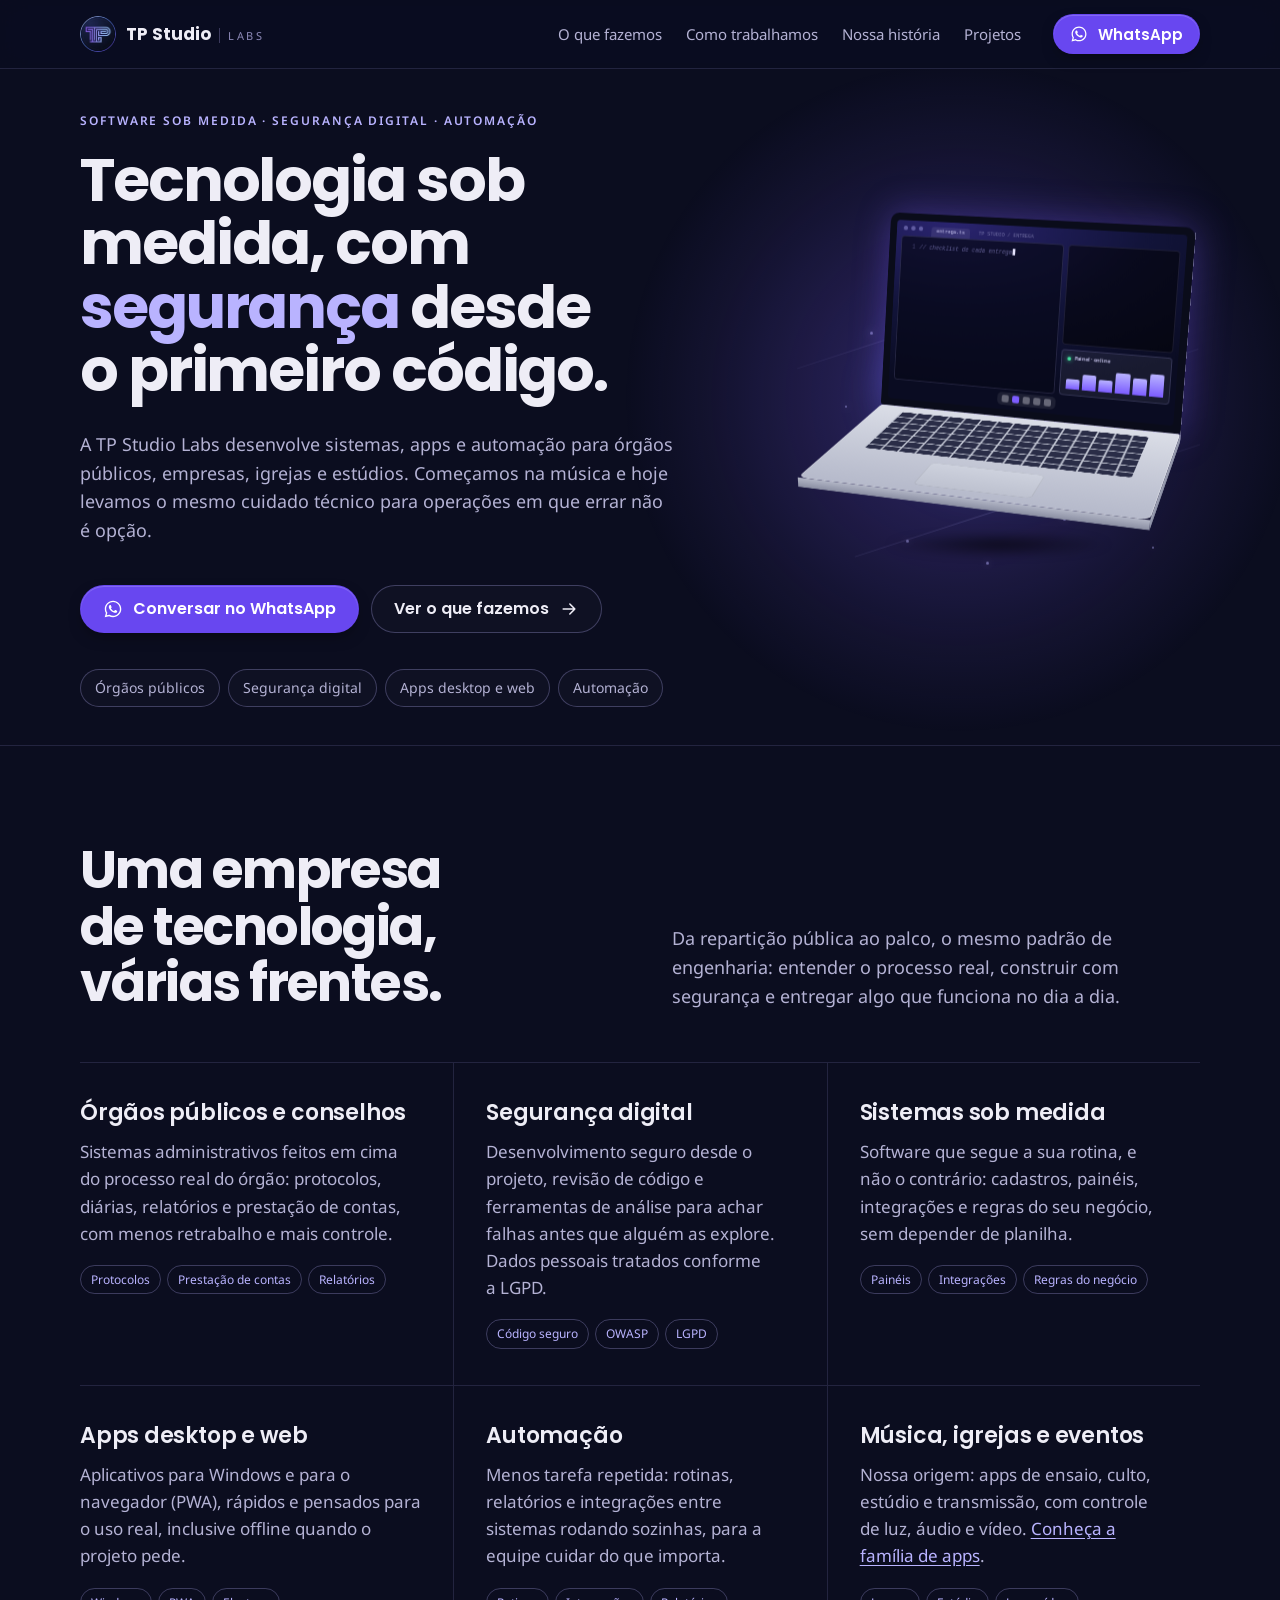
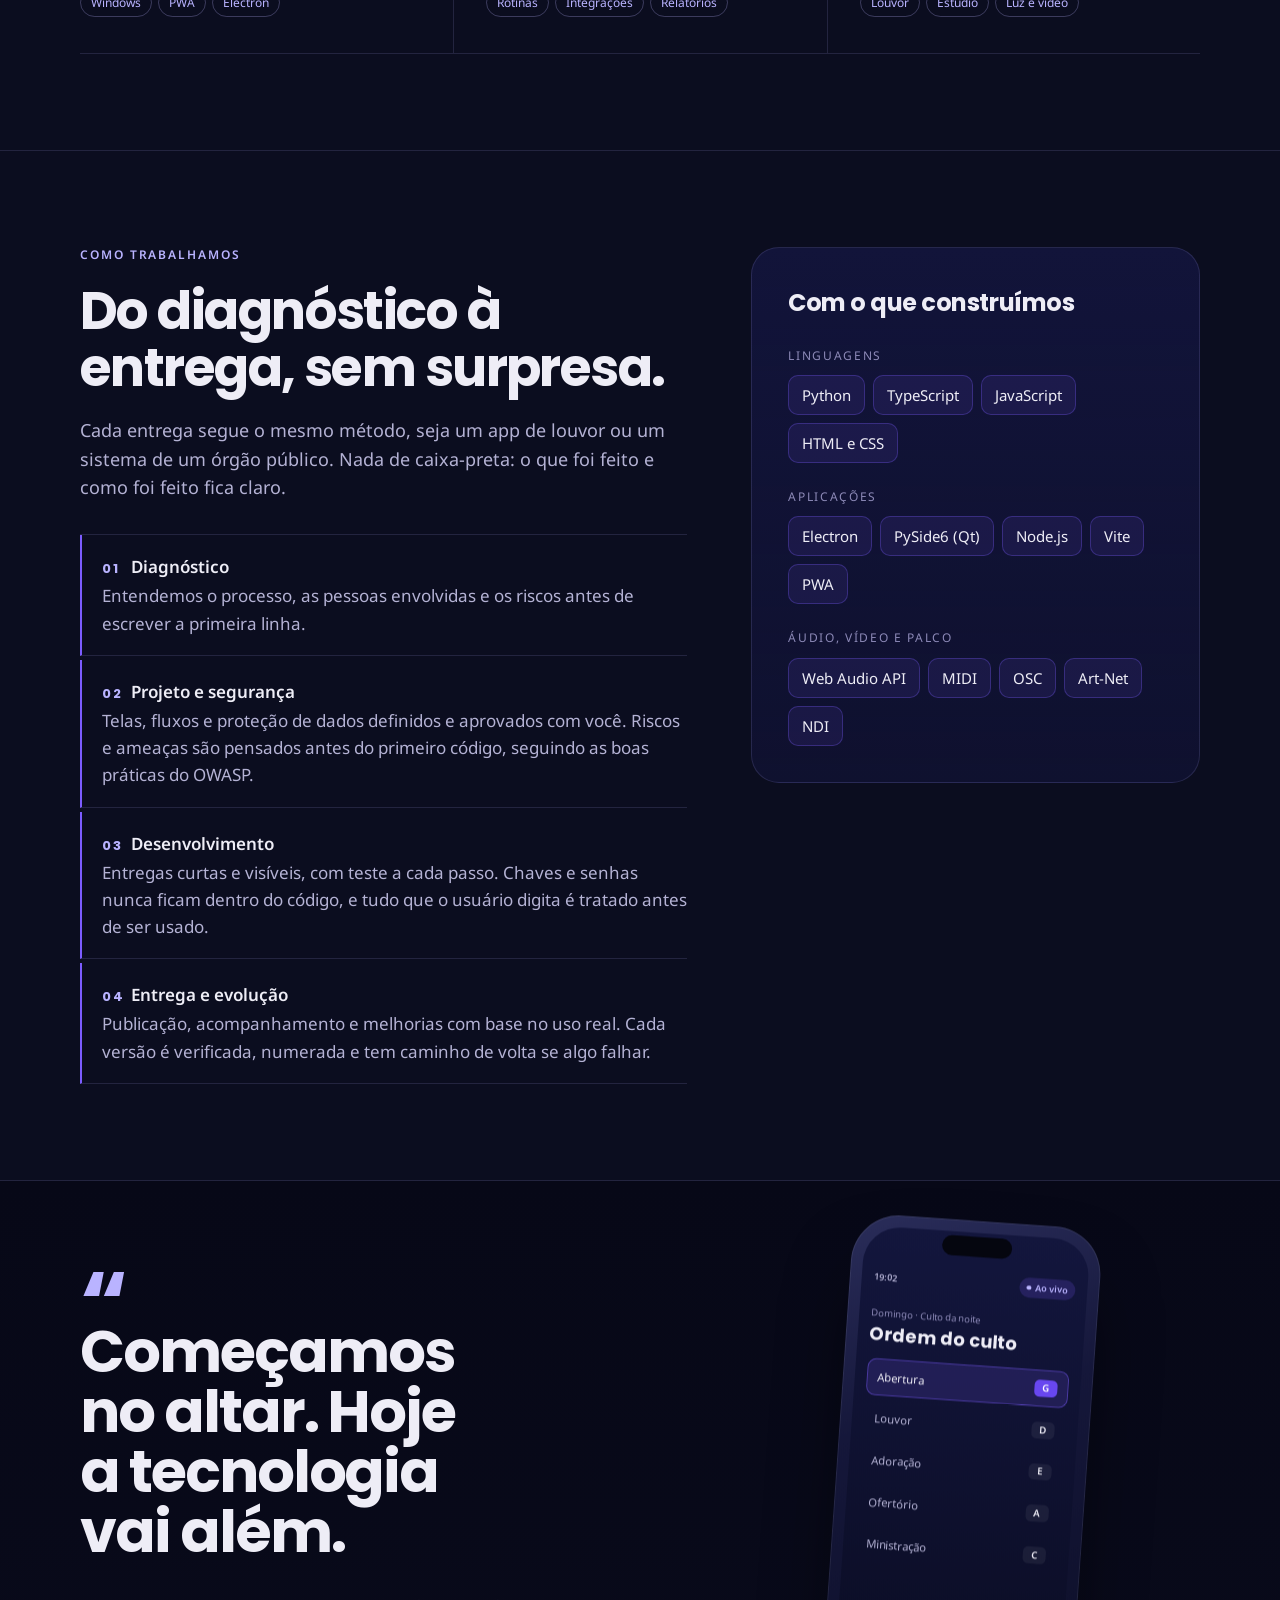
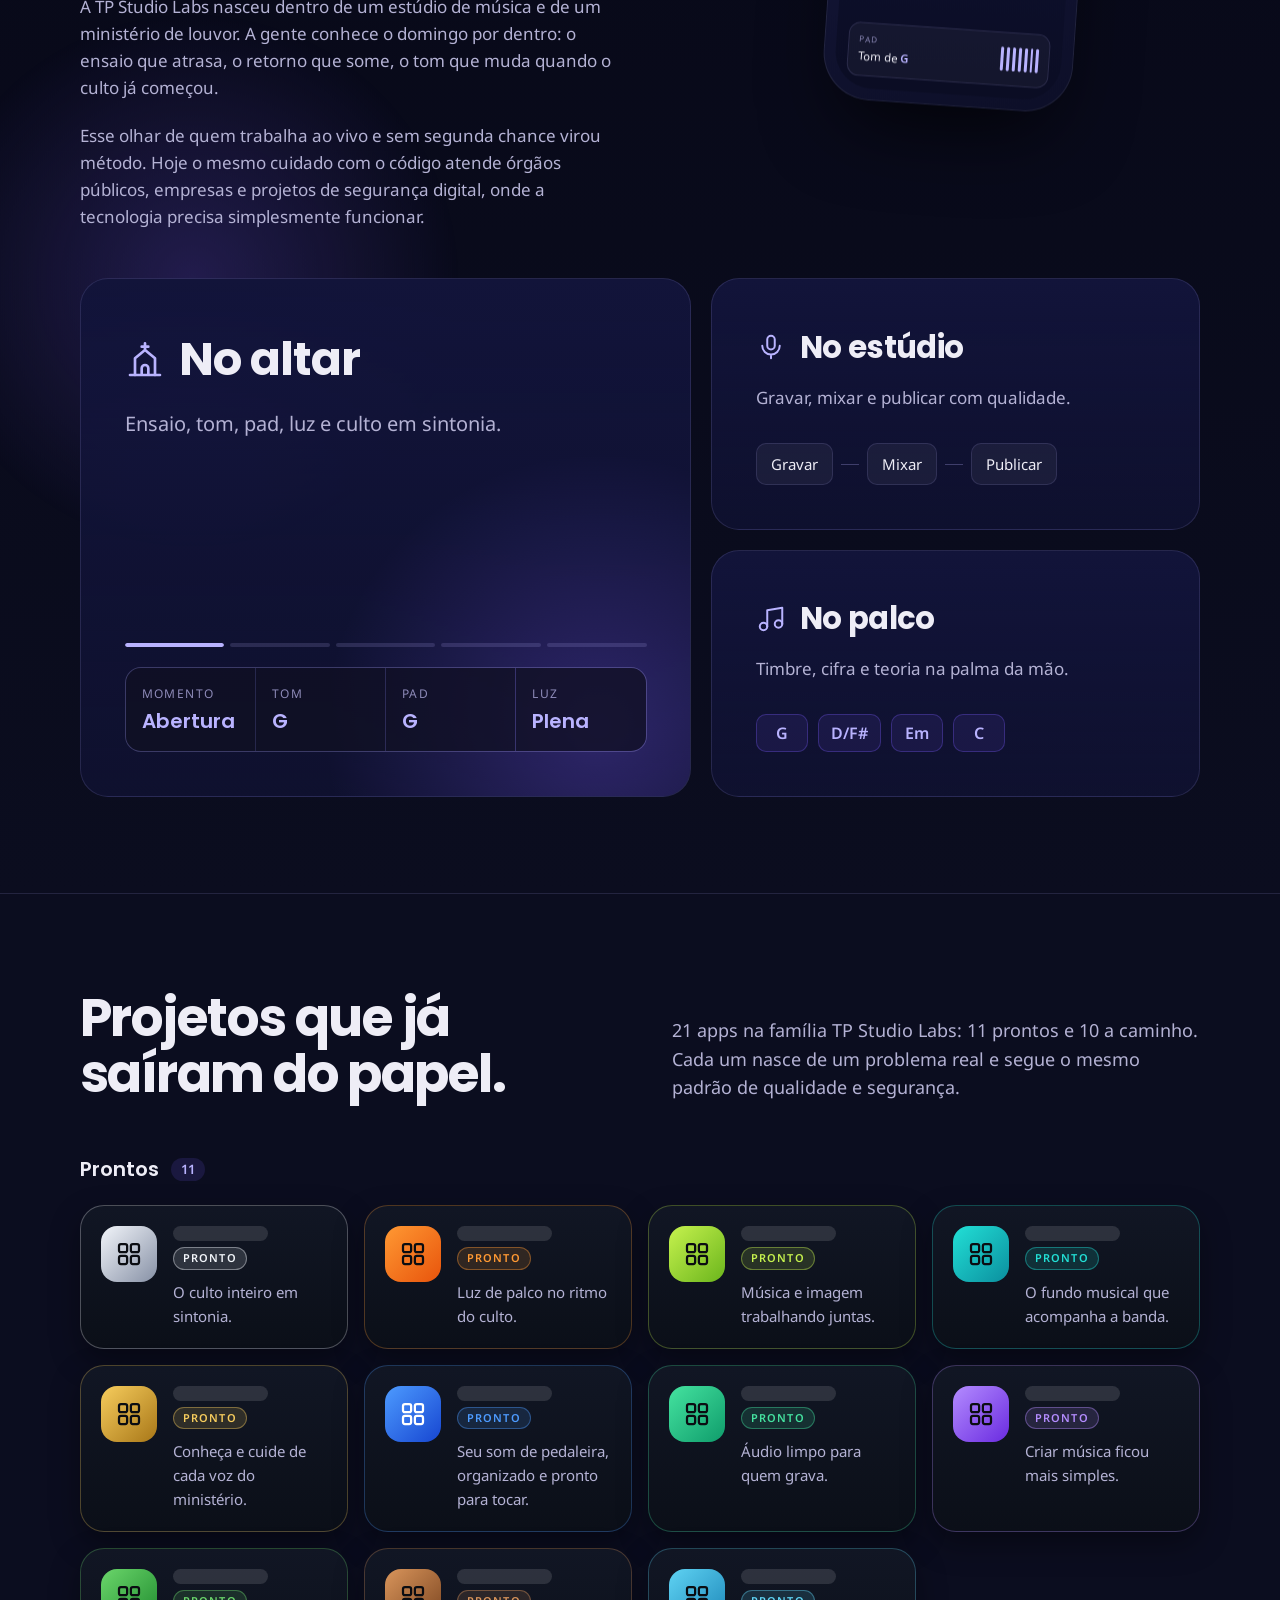
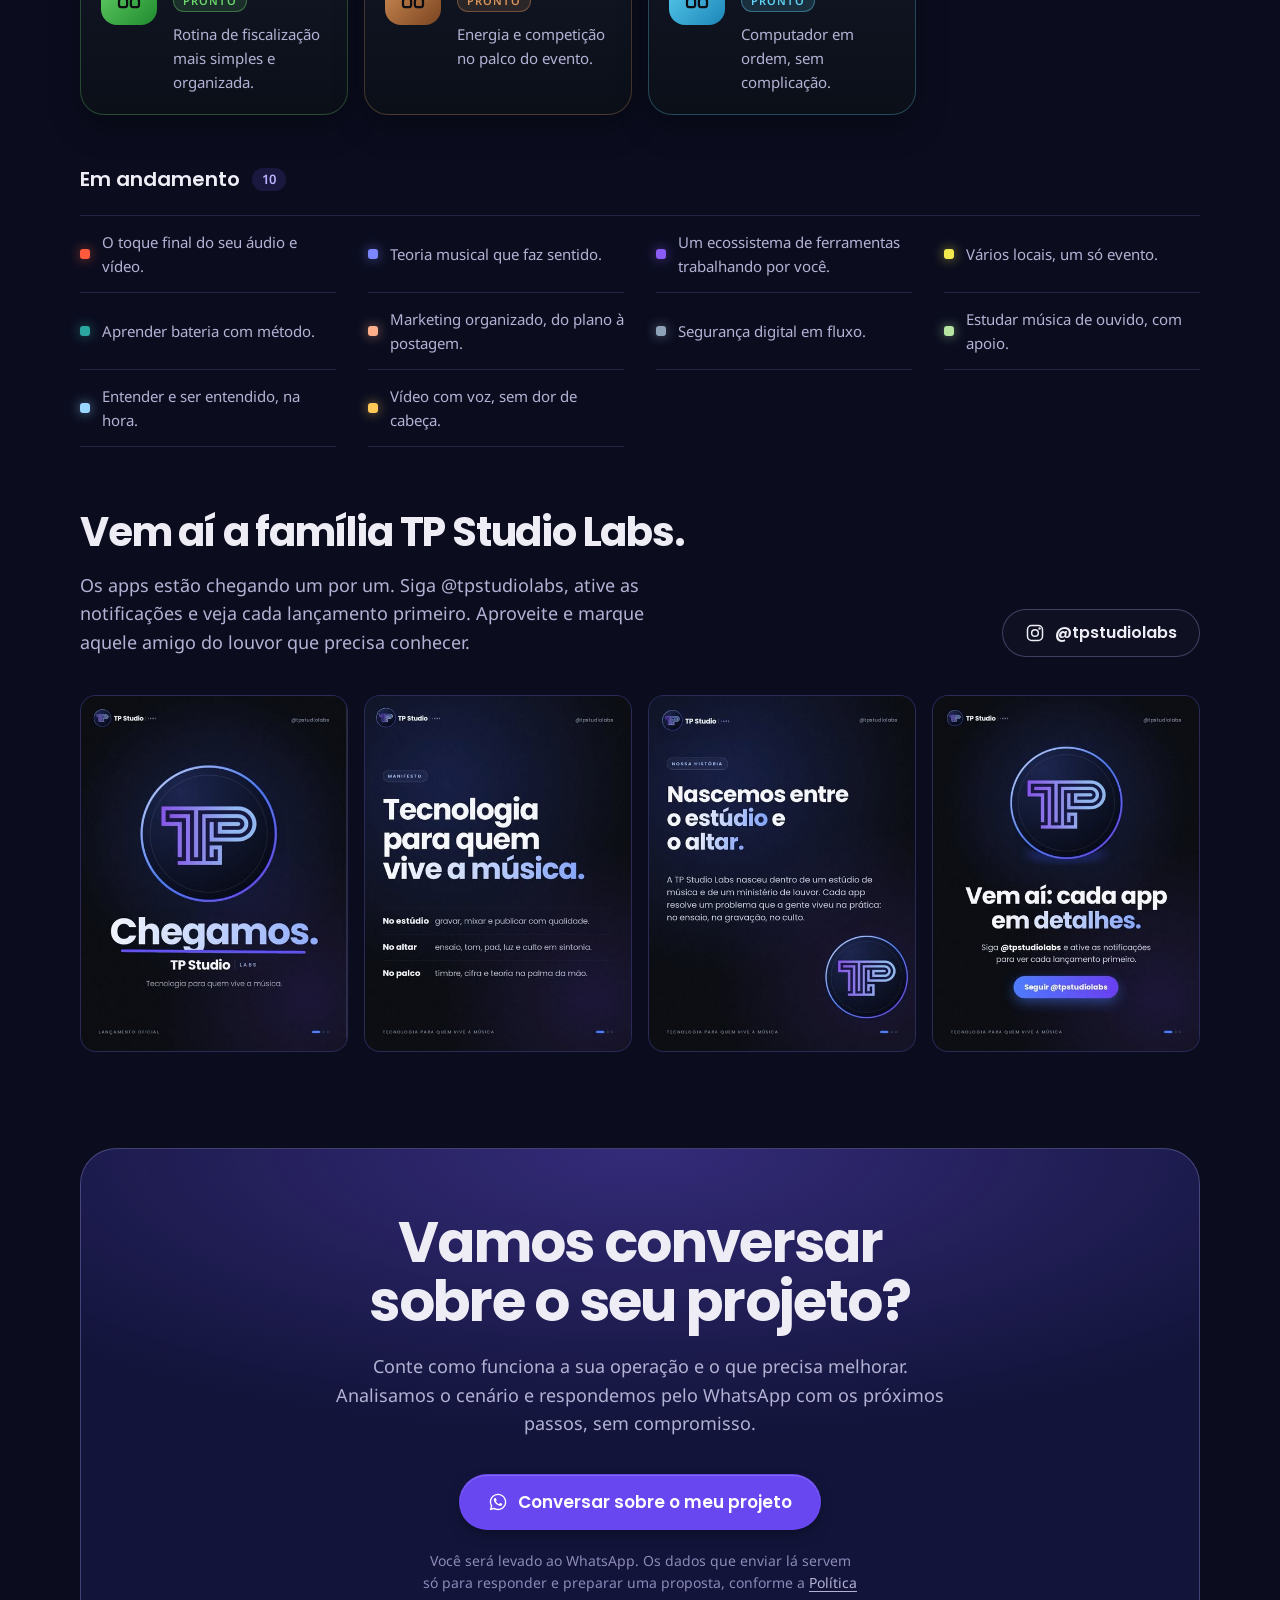
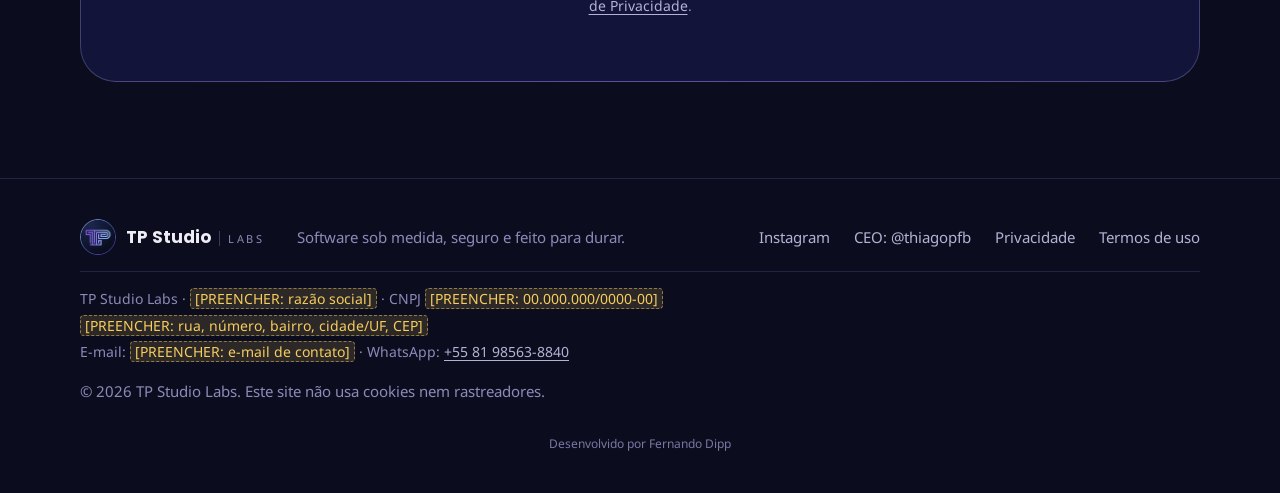
<file: index.html>
<!doctype html>
<html lang="pt-BR">
<head>
  <meta charset="utf-8">
  <meta name="viewport" content="width=device-width, initial-scale=1">
  <meta http-equiv="Content-Security-Policy" content="default-src 'self'; script-src 'self' 'sha256-qOhFsq0QMV2REqNwk5hGH5bZE9SkX6gt6yeyKdYPv+U='; style-src 'self' 'unsafe-inline'; img-src 'self'; font-src 'self'; connect-src 'none'; object-src 'none'; base-uri 'self'; form-action 'none'; upgrade-insecure-requests">
  <meta name="referrer" content="strict-origin-when-cross-origin">
  <title>TP Studio Labs · Software sob medida e segurança digital</title>
  <meta name="description" content="Sistemas, apps e automação sob medida para órgãos públicos, empresas, igrejas e estúdios, com segurança digital desde o projeto. Feitos por quem conhece a pressão do ao vivo.">
  <meta name="theme-color" content="#0b0d1f">
  <meta property="og:title" content="TP Studio Labs">
  <meta property="og:description" content="Software sob medida, seguro e feito para durar. De órgãos públicos ao palco.">
  <meta property="og:image" content="https://fernandodipp.github.io/site-tp-studio/assets/img/DeQyDjqIQsF.jpg">
  <meta property="og:url" content="https://fernandodipp.github.io/site-tp-studio/">
  <meta property="og:type" content="website">
  <meta property="og:locale" content="pt_BR">
  <meta name="twitter:card" content="summary_large_image">
  <link rel="canonical" href="https://fernandodipp.github.io/site-tp-studio/">
  <link rel="icon" href="assets/img/perfil.jpg">
  <link rel="preload" href="assets/fonts/noto-sans-latin-400-normal.woff2" as="font" type="font/woff2" crossorigin>
  <script type="application/ld+json">{"@context": "https://schema.org", "@type": "Organization", "name": "TP Studio Labs", "url": "https://fernandodipp.github.io/site-tp-studio/", "logo": "https://fernandodipp.github.io/site-tp-studio/assets/img/perfil.jpg", "description": "Sistemas, apps e automação sob medida para órgãos públicos, empresas, igrejas e estúdios, com segurança digital desde o projeto.", "sameAs": ["https://www.instagram.com/tpstudiolabs/"], "contactPoint": {"@type": "ContactPoint", "telephone": "+55-81-98563-8840", "contactType": "customer service", "availableLanguage": "Portuguese"}}</script>
  <link rel="stylesheet" href="styles.css?v=7">
  <script>document.documentElement.classList.add("js")</script>
</head>
<body>
  <svg width="0" height="0" style="position:absolute" aria-hidden="true">
    <symbol id="i-whatsapp" viewBox="0 0 24 24"><path fill="currentColor" d="M12.04 2C6.58 2 2.13 6.45 2.13 11.91c0 1.75.46 3.45 1.32 4.95L2.05 22l5.25-1.38a9.9 9.9 0 0 0 4.74 1.21c5.46 0 9.91-4.45 9.91-9.91S17.5 2 12.04 2Zm0 18.15c-1.48 0-2.93-.4-4.2-1.15l-.3-.18-3.12.82.83-3.04-.2-.31a8.2 8.2 0 0 1-1.26-4.38c0-4.54 3.7-8.24 8.25-8.24 4.54 0 8.24 3.7 8.24 8.24 0 4.55-3.7 8.24-8.24 8.24Zm4.52-6.16c-.25-.12-1.47-.72-1.69-.81-.23-.08-.39-.12-.56.13-.16.25-.64.81-.79.97-.14.17-.29.19-.54.06-.25-.12-1.05-.39-1.99-1.23-.74-.66-1.23-1.47-1.38-1.72-.14-.25-.02-.38.11-.51.11-.11.25-.29.37-.43.13-.15.17-.25.25-.42.08-.16.04-.31-.02-.43-.06-.13-.56-1.35-.77-1.84-.2-.49-.41-.42-.56-.43h-.48c-.17 0-.43.06-.66.31-.22.25-.86.85-.86 2.07 0 1.22.89 2.4 1.01 2.56.12.17 1.75 2.67 4.23 3.74.59.26 1.05.41 1.41.52.59.19 1.13.16 1.56.1.48-.07 1.47-.6 1.67-1.18.21-.58.21-1.07.15-1.18-.06-.1-.22-.16-.47-.28Z"/></symbol>
    <symbol id="i-instagram" viewBox="0 0 24 24"><g fill="none" stroke="currentColor" stroke-width="1.8" stroke-linecap="round" stroke-linejoin="round"><rect x="3" y="3" width="18" height="18" rx="5"/><circle cx="12" cy="12" r="4"/><circle cx="17.5" cy="6.5" r=".6" fill="currentColor"/></g></symbol>
    <symbol id="i-arrow" viewBox="0 0 24 24"><path fill="none" stroke="currentColor" stroke-width="1.8" stroke-linecap="round" stroke-linejoin="round" d="M5 12h14M13 6l6 6-6 6"/></symbol>
    <symbol id="i-mic" viewBox="0 0 24 24"><g fill="none" stroke="currentColor" stroke-width="1.6" stroke-linecap="round" stroke-linejoin="round"><rect x="9" y="3" width="6" height="11" rx="3"/><path d="M5 11a7 7 0 0 0 14 0M12 18v3"/></g></symbol>
    <symbol id="i-church" viewBox="0 0 24 24"><g fill="none" stroke="currentColor" stroke-width="1.6" stroke-linecap="round" stroke-linejoin="round"><path d="M12 2v4M10 4h4M6 21V11l6-5 6 5v10"/><path d="M3 21h18M10 21v-4a2 2 0 0 1 4 0v4"/></g></symbol>
    <symbol id="i-stage" viewBox="0 0 24 24"><g fill="none" stroke="currentColor" stroke-width="1.6" stroke-linecap="round" stroke-linejoin="round"><path d="M9 18V5l12-2v13"/><circle cx="6" cy="18" r="3"/><circle cx="18" cy="16" r="3"/></g></symbol>
  </svg>

  <a class="skip" href="#conteudo">Pular para o conteúdo</a>

  <header class="nav" id="topo">
    <div class="wrap nav__inner">
      <a class="brand" href="#topo" aria-label="TP Studio Labs, início">
        <img src="assets/img/perfil.jpg" alt="" width="36" height="36">
        <span>TP Studio <small>Labs</small></span>
      </a>
      <nav class="nav__links" aria-label="Seções">
        <a href="#servicos">O que fazemos</a>
        <a href="#metodo">Como trabalhamos</a>
        <a href="#origem">Nossa história</a>
        <a href="#projetos">Projetos</a>
      </nav>
      <a class="btn btn--sm btn--primary" data-whatsapp href="https://wa.me/5581985638840?text=Ol%C3%A1%2C%20TP%20Studio%20Labs%21%20Vim%20pelo%20site%20e%20quero%20conversar." target="_blank" rel="noopener">
        <svg aria-hidden="true"><use href="#i-whatsapp"/></svg><span>WhatsApp</span>
      </a>
    </div>
  </header>

  <main id="conteudo">
    <!-- 1. Gancho -->
    <section class="hero">
      <div class="hero__glow" aria-hidden="true" data-parallax="0.35"></div>
      <div class="wrap hero__inner">
        <div class="hero__copy">
          <p class="eyebrow">Software sob medida · Segurança digital · Automação</p>
          <h1 class="hero__title">Tecnologia sob medida, com <span class="hl">segurança</span> desde o primeiro código.</h1>
          <p class="hero__lead">A TP Studio Labs desenvolve sistemas, apps e automação para órgãos públicos, empresas, igrejas e estúdios. Começamos na música e hoje levamos o mesmo cuidado técnico para operações em que errar não é opção.</p>
          <div class="hero__actions">
            <a class="btn btn--primary" data-whatsapp href="https://wa.me/5581985638840?text=Ol%C3%A1%2C%20TP%20Studio%20Labs%21%20Vim%20pelo%20site%20e%20quero%20conversar." target="_blank" rel="noopener">
              <svg aria-hidden="true"><use href="#i-whatsapp"/></svg><span>Conversar no WhatsApp</span>
            </a>
            <a class="btn btn--ghost" href="#servicos">
              <span>Ver o que fazemos</span><svg aria-hidden="true"><use href="#i-arrow"/></svg>
            </a>
          </div>
          <ul class="hero__proof" aria-label="Áreas de atuação">
            <li>Órgãos públicos</li><li>Segurança digital</li><li>Apps desktop e web</li><li>Automação</li>
          </ul>
        </div>

        <figure class="device-wrap" data-parallax="-0.08">
          <div class="device" role="img" aria-label="Ilustração de um notebook escrevendo o checklist de entrega de software: entradas validadas, segredos fora do código, acessos mínimos, dados conforme a LGPD, testes passando e versão numerada">
            <div class="device__glow" aria-hidden="true"></div>
            <div class="device__lines" aria-hidden="true"><i></i><i></i><i></i></div>
            <div class="device__dust" aria-hidden="true"><i></i><i></i><i></i><i></i><i></i><i></i><i></i><i></i><i></i><i></i><i></i><i></i></div>
            <div class="device__shadow" aria-hidden="true"></div>
            <div class="device__float" aria-hidden="true">
              <div class="device__tilt">
                <div class="laptop">
                  <div class="lb lb--top"><div class="lb__keys"></div><div class="lb__pad"></div></div>
                  <div class="lb lb--bottom"></div>
                  <div class="lb lb--front"></div>
                  <div class="lb lb--back"></div>
                  <div class="lb lb--left"></div>
                  <div class="lb lb--right"></div>
                  <div class="lid">
                    <div class="lid__face lid__face--screen">
                      <div class="scr">
                        <div class="scr__bar"><i></i><i></i><i></i><span class="scr__tab">entrega.ts</span><span class="scr__tab scr__tab--off">TP STUDIO / ENTREGA</span></div>
                        <div class="ide">
                          <pre class="ide__code" data-code><span class="ln"><span class="c">// checklist de cada entrega</span></span><span class="ln"><span class="k">entrega</span>.<span class="f">verificar</span>({</span><span class="ln">  entradas: <span class="s">'validadas'</span>,</span><span class="ln">  segredos: <span class="s">'fora do código'</span>,</span><span class="ln">  acessos:  <span class="s">'mínimo necessário'</span>,</span><span class="ln">  dados:    <span class="s">'LGPD'</span>,</span><span class="ln">  testes:   <span class="s">'passando'</span>,</span><span class="ln">  versao:   <span class="s">'numerada e reversível'</span>,</span><span class="ln">})</span></pre>
                          <div class="ide__side">
                            <div class="term" data-term><p>$ npm test</p><p class="ok">✓ testes passando</p><p>$ npm run verificar</p><p class="ok">✓ verificações ok</p><p class="run">▶ pronto para publicar</p></div>
                            <div class="panel">
                              <p class="panel__head"><span class="panel__dot"></span>Painel · online</p>
                              <div class="panel__chart"><b style="--h:42%"></b><b style="--h:66%"></b><b style="--h:50%"></b><b style="--h:84%"></b><b style="--h:70%"></b><b style="--h:92%"></b></div>
                            </div>
                          </div>
                        </div>
                        <div class="scr__dock"><i></i><i></i><i></i><i></i><i></i></div>
                      </div>
                    </div>
                    <div class="lid__face lid__face--back"><span class="lid__mark"></span></div>
                    <div class="lid__edge lid__edge--top"></div>
                    <div class="lid__edge lid__edge--left"></div>
                    <div class="lid__edge lid__edge--right"></div>
                  </div>
                </div>
              </div>
            </div>
          </div>
        </figure>
      </div>
    </section>

    <!-- 2. Conflito + virada -->
    <section class="section" id="servicos" aria-labelledby="servicos-t">
      <div class="wrap">
        <div class="section__head reveal">
          <h2 id="servicos-t">Uma empresa de tecnologia, várias frentes.</h2>
          <p>Da repartição pública ao palco, o mesmo padrão de engenharia: entender o processo real, construir com segurança e entregar algo que funciona no dia a dia.</p>
        </div>
        <ul class="services">
          <li><h3>Órgãos públicos e conselhos</h3><p>Sistemas administrativos feitos em cima do processo real do órgão: protocolos, diárias, relatórios e prestação de contas, com menos retrabalho e mais controle.</p><ul class="tags"><li>Protocolos</li><li>Prestação de contas</li><li>Relatórios</li></ul></li>
          <li><h3>Segurança digital</h3><p>Desenvolvimento seguro desde o projeto, revisão de código e ferramentas de análise para achar falhas antes que alguém as explore. Dados pessoais tratados conforme a LGPD.</p><ul class="tags"><li>Código seguro</li><li>OWASP</li><li>LGPD</li></ul></li>
          <li><h3>Sistemas sob medida</h3><p>Software que segue a sua rotina, e não o contrário: cadastros, painéis, integrações e regras do seu negócio, sem depender de planilha.</p><ul class="tags"><li>Painéis</li><li>Integrações</li><li>Regras do negócio</li></ul></li>
          <li><h3>Apps desktop e web</h3><p>Aplicativos para Windows e para o navegador (PWA), rápidos e pensados para o uso real, inclusive offline quando o projeto pede.</p><ul class="tags"><li>Windows</li><li>PWA</li><li>Electron</li></ul></li>
          <li><h3>Automação</h3><p>Menos tarefa repetida: rotinas, relatórios e integrações entre sistemas rodando sozinhas, para a equipe cuidar do que importa.</p><ul class="tags"><li>Rotinas</li><li>Integrações</li><li>Relatórios</li></ul></li>
          <li><h3>Música, igrejas e eventos</h3><p>Nossa origem: apps de ensaio, culto, estúdio e transmissão, com controle de luz, áudio e vídeo. <a href="#origem">Conheça a família de apps</a>.</p><ul class="tags"><li>Louvor</li><li>Estúdio</li><li>Luz e vídeo</li></ul></li>
        </ul>
      </div>
    </section>

    <!-- 3. Como: método + engenharia -->
    <section class="section" id="metodo" aria-labelledby="metodo-t">
      <div class="wrap eng">
        <div class="eng__copy reveal">
          <p class="eyebrow">Como trabalhamos</p>
          <h2 id="metodo-t">Do diagnóstico à entrega, sem surpresa.</h2>
          <p class="eng__lead">Cada entrega segue o mesmo método, seja um app de louvor ou um sistema de um órgão público. Nada de caixa-preta: o que foi feito e como foi feito fica claro.</p>
          <ol class="care">
            <li><strong><span class="care__n">01</span>Diagnóstico</strong>Entendemos o processo, as pessoas envolvidas e os riscos antes de escrever a primeira linha.</li>
            <li><strong><span class="care__n">02</span>Projeto e segurança</strong>Telas, fluxos e proteção de dados definidos e aprovados com você. Riscos e ameaças são pensados antes do primeiro código, seguindo as boas práticas do OWASP.</li>
            <li><strong><span class="care__n">03</span>Desenvolvimento</strong>Entregas curtas e visíveis, com teste a cada passo. Chaves e senhas nunca ficam dentro do código, e tudo que o usuário digita é tratado antes de ser usado.</li>
            <li><strong><span class="care__n">04</span>Entrega e evolução</strong>Publicação, acompanhamento e melhorias com base no uso real. Cada versão é verificada, numerada e tem caminho de volta se algo falhar.</li>
          </ol>
        </div>
        <aside class="eng__stack" aria-labelledby="stack-t">
          <h3 id="stack-t">Com o que construímos</h3>
          <div class="stack__group"><p>Linguagens</p><ul class="chips"><li>Python</li><li>TypeScript</li><li>JavaScript</li><li>HTML e CSS</li></ul></div>
          <div class="stack__group"><p>Aplicações</p><ul class="chips"><li>Electron</li><li>PySide6 (Qt)</li><li>Node.js</li><li>Vite</li><li>PWA</li></ul></div>
          <div class="stack__group"><p>Áudio, vídeo e palco</p><ul class="chips"><li>Web Audio API</li><li>MIDI</li><li>OSC</li><li>Art-Net</li><li>NDI</li></ul></div>
        </aside>
      </div>
    </section>

    <!-- 4. Origem: história + música -->
    <section class="section story" id="origem" aria-labelledby="origem-t">
      <div class="story__glow" aria-hidden="true" data-parallax="0.3"></div>
      <div class="wrap">
        <div class="music">
          <div class="music__copy story__inner reveal">
            <p class="story__mark" aria-hidden="true">“</p>
            <h2 id="origem-t">Começamos no altar. Hoje a tecnologia vai além.</h2>
            <div class="story__body">
              <p>A TP Studio Labs nasceu dentro de um estúdio de música e de um ministério de louvor. A gente conhece o domingo por dentro: o ensaio que atrasa, o retorno que some, o tom que muda quando o culto já começou.</p>
              <p>Esse olhar de quem trabalha ao vivo e sem segunda chance virou método. Hoje o mesmo cuidado com o código atende órgãos públicos, empresas e projetos de segurança digital, onde a tecnologia precisa simplesmente funcionar.</p>
            </div>
          </div>
          <figure class="phone-wrap" data-parallax="-0.1" data-parallax-ref=".music">
            <div class="phone" aria-label="Ilustração de um app mostrando a ordem do culto com tom e pad de cada momento" role="img">
              <div class="phone__notch" aria-hidden="true"></div>
              <div class="screen" aria-hidden="true">
                <div class="screen__top">
                  <span class="screen__time">19:02</span>
                  <span class="live"><i></i>Ao vivo</span>
                </div>
                <p class="screen__label">Domingo · Culto da noite</p>
                <p class="screen__title">Ordem do culto</p>
                <ol class="setlist">
                  <li><span class="setlist__name">Abertura</span><span class="key">G</span></li>
                  <li><span class="setlist__name">Louvor</span><span class="key">D</span></li>
                  <li><span class="setlist__name">Adoração</span><span class="key">E</span></li>
                  <li><span class="setlist__name">Ofertório</span><span class="key">A</span></li>
                  <li><span class="setlist__name">Ministração</span><span class="key">C</span></li>
                </ol>
                <div class="pad">
                  <div>
                    <p class="pad__label">Pad</p>
                    <p class="pad__key">Tom de <b data-pad-key>G</b></p>
                  </div>
                  <div class="pad__bars"><i></i><i></i><i></i><i></i><i></i><i></i><i></i></div>
                </div>
              </div>
            </div>
          </figure>
        </div>

        <div class="bento">
          <article class="tile tile--altar">
            <div class="tile__head"><svg aria-hidden="true"><use href="#i-church"/></svg><h3>No altar</h3></div>
            <p>Ensaio, tom, pad, luz e culto em sintonia.</p>
            <div class="sync" aria-hidden="true">
              <ol class="sync__track"><li></li><li></li><li></li><li></li><li></li></ol>
              <dl class="sync__grid">
                <div><dt>Momento</dt><dd data-sync="momento">Abertura</dd></div>
                <div><dt>Tom</dt><dd data-sync="tom">G</dd></div>
                <div><dt>Pad</dt><dd data-sync="pad">G</dd></div>
                <div><dt>Luz</dt><dd data-sync="luz">Plena</dd></div>
              </dl>
            </div>
          </article>
          <article class="tile tile--studio">
            <div class="tile__head"><svg aria-hidden="true"><use href="#i-mic"/></svg><h3>No estúdio</h3></div>
            <p>Gravar, mixar e publicar com qualidade.</p>
            <ol class="steps" aria-label="Etapas">
              <li><span>Gravar</span></li>
              <li><span>Mixar</span></li>
              <li><span>Publicar</span></li>
            </ol>
          </article>
          <article class="tile tile--stage">
            <div class="tile__head"><svg aria-hidden="true"><use href="#i-stage"/></svg><h3>No palco</h3></div>
            <p>Timbre, cifra e teoria na palma da mão.</p>
            <div class="cifra" aria-hidden="true">
              <span>G</span><span>D/F#</span><span>Em</span><span>C</span>
            </div>
          </article>
        </div>
      </div>
    </section>

    <!-- 5. Prova: projetos + lançamentos -->
    <section class="section" id="projetos" aria-labelledby="projetos-t">
      <div class="wrap">
        <div class="section__head reveal">
          <h2 id="projetos-t">Projetos que já saíram do papel.</h2>
          <p>21 apps na família TP Studio Labs: 11 prontos e 10 a caminho. Cada um nasce de um problema real e segue o mesmo padrão de qualidade e segurança.</p>
        </div>
        <h3 class="apps__group">Prontos <span>11</span></h3>
        <ul class="apps">
          <li class="app" style="--a1:#F2F5FA;--a2:#8791A6"><span class="app__ico app__ico--glyph"><svg viewBox="0 0 24 24" aria-hidden="true" fill="none" stroke="#0B0D12" stroke-width="1.8" stroke-linecap="round" stroke-linejoin="round"><rect x="4" y="4" width="6.5" height="6.5" rx="1.6"/><rect x="13.5" y="4" width="6.5" height="6.5" rx="1.6"/><rect x="4" y="13.5" width="6.5" height="6.5" rx="1.6"/><rect x="13.5" y="13.5" width="6.5" height="6.5" rx="1.6"/></svg></span><div class="app__body"><h4></h4><span class="app__st app__st--pronto">Pronto</span><p>O culto inteiro em sintonia.</p></div></li>
          <li class="app" style="--a1:#FF9933;--a2:#E8540C"><span class="app__ico app__ico--glyph"><svg viewBox="0 0 24 24" aria-hidden="true" fill="none" stroke="#0B0D12" stroke-width="1.8" stroke-linecap="round" stroke-linejoin="round"><rect x="4" y="4" width="6.5" height="6.5" rx="1.6"/><rect x="13.5" y="4" width="6.5" height="6.5" rx="1.6"/><rect x="4" y="13.5" width="6.5" height="6.5" rx="1.6"/><rect x="13.5" y="13.5" width="6.5" height="6.5" rx="1.6"/></svg></span><div class="app__body"><h4></h4><span class="app__st app__st--pronto">Pronto</span><p>Luz de palco no ritmo do culto.</p></div></li>
          <li class="app" style="--a1:#C6F24E;--a2:#6BB51C"><span class="app__ico app__ico--glyph"><svg viewBox="0 0 24 24" aria-hidden="true" fill="none" stroke="#0B0D12" stroke-width="1.8" stroke-linecap="round" stroke-linejoin="round"><rect x="4" y="4" width="6.5" height="6.5" rx="1.6"/><rect x="13.5" y="4" width="6.5" height="6.5" rx="1.6"/><rect x="4" y="13.5" width="6.5" height="6.5" rx="1.6"/><rect x="13.5" y="13.5" width="6.5" height="6.5" rx="1.6"/></svg></span><div class="app__body"><h4></h4><span class="app__st app__st--pronto">Pronto</span><p>Música e imagem trabalhando juntas.</p></div></li>
          <li class="app" style="--a1:#22E0D6;--a2:#0B8F9E"><span class="app__ico app__ico--glyph"><svg viewBox="0 0 24 24" aria-hidden="true" fill="none" stroke="#0B0D12" stroke-width="1.8" stroke-linecap="round" stroke-linejoin="round"><rect x="4" y="4" width="6.5" height="6.5" rx="1.6"/><rect x="13.5" y="4" width="6.5" height="6.5" rx="1.6"/><rect x="4" y="13.5" width="6.5" height="6.5" rx="1.6"/><rect x="13.5" y="13.5" width="6.5" height="6.5" rx="1.6"/></svg></span><div class="app__body"><h4></h4><span class="app__st app__st--pronto">Pronto</span><p>O fundo musical que acompanha a banda.</p></div></li>
          <li class="app" style="--a1:#F7CD5D;--a2:#A87718"><span class="app__ico app__ico--glyph"><svg viewBox="0 0 24 24" aria-hidden="true" fill="none" stroke="#0B0D12" stroke-width="1.8" stroke-linecap="round" stroke-linejoin="round"><rect x="4" y="4" width="6.5" height="6.5" rx="1.6"/><rect x="13.5" y="4" width="6.5" height="6.5" rx="1.6"/><rect x="4" y="13.5" width="6.5" height="6.5" rx="1.6"/><rect x="13.5" y="13.5" width="6.5" height="6.5" rx="1.6"/></svg></span><div class="app__body"><h4></h4><span class="app__st app__st--pronto">Pronto</span><p>Conheça e cuide de cada voz do ministério.</p></div></li>
          <li class="app" style="--a1:#4D9BFF;--a2:#1746D1"><span class="app__ico app__ico--glyph"><svg viewBox="0 0 24 24" aria-hidden="true" fill="none" stroke="#FFFFFF" stroke-width="1.8" stroke-linecap="round" stroke-linejoin="round"><rect x="4" y="4" width="6.5" height="6.5" rx="1.6"/><rect x="13.5" y="4" width="6.5" height="6.5" rx="1.6"/><rect x="4" y="13.5" width="6.5" height="6.5" rx="1.6"/><rect x="13.5" y="13.5" width="6.5" height="6.5" rx="1.6"/></svg></span><div class="app__body"><h4></h4><span class="app__st app__st--pronto">Pronto</span><p>Seu som de pedaleira, organizado e pronto para tocar.</p></div></li>
          <li class="app" style="--a1:#45E3A0;--a2:#0F9C6B"><span class="app__ico app__ico--glyph"><svg viewBox="0 0 24 24" aria-hidden="true" fill="none" stroke="#0B0D12" stroke-width="1.8" stroke-linecap="round" stroke-linejoin="round"><rect x="4" y="4" width="6.5" height="6.5" rx="1.6"/><rect x="13.5" y="4" width="6.5" height="6.5" rx="1.6"/><rect x="4" y="13.5" width="6.5" height="6.5" rx="1.6"/><rect x="13.5" y="13.5" width="6.5" height="6.5" rx="1.6"/></svg></span><div class="app__body"><h4></h4><span class="app__st app__st--pronto">Pronto</span><p>Áudio limpo para quem grava.</p></div></li>
          <li class="app" style="--a1:#B48CFF;--a2:#6A2BE0"><span class="app__ico app__ico--glyph"><svg viewBox="0 0 24 24" aria-hidden="true" fill="none" stroke="#0B0D12" stroke-width="1.8" stroke-linecap="round" stroke-linejoin="round"><rect x="4" y="4" width="6.5" height="6.5" rx="1.6"/><rect x="13.5" y="4" width="6.5" height="6.5" rx="1.6"/><rect x="4" y="13.5" width="6.5" height="6.5" rx="1.6"/><rect x="13.5" y="13.5" width="6.5" height="6.5" rx="1.6"/></svg></span><div class="app__body"><h4></h4><span class="app__st app__st--pronto">Pronto</span><p>Criar música ficou mais simples.</p></div></li>
          <li class="app" style="--a1:#6BD66B;--a2:#1E8A2E"><span class="app__ico app__ico--glyph"><svg viewBox="0 0 24 24" aria-hidden="true" fill="none" stroke="#0B0D12" stroke-width="1.8" stroke-linecap="round" stroke-linejoin="round"><rect x="4" y="4" width="6.5" height="6.5" rx="1.6"/><rect x="13.5" y="4" width="6.5" height="6.5" rx="1.6"/><rect x="4" y="13.5" width="6.5" height="6.5" rx="1.6"/><rect x="13.5" y="13.5" width="6.5" height="6.5" rx="1.6"/></svg></span><div class="app__body"><h4></h4><span class="app__st app__st--pronto">Pronto</span><p>Rotina de fiscalização mais simples e organizada.</p></div></li>
          <li class="app" style="--a1:#D9955B;--a2:#7A4420"><span class="app__ico app__ico--glyph"><svg viewBox="0 0 24 24" aria-hidden="true" fill="none" stroke="#0B0D12" stroke-width="1.8" stroke-linecap="round" stroke-linejoin="round"><rect x="4" y="4" width="6.5" height="6.5" rx="1.6"/><rect x="13.5" y="4" width="6.5" height="6.5" rx="1.6"/><rect x="4" y="13.5" width="6.5" height="6.5" rx="1.6"/><rect x="13.5" y="13.5" width="6.5" height="6.5" rx="1.6"/></svg></span><div class="app__body"><h4></h4><span class="app__st app__st--pronto">Pronto</span><p>Energia e competição no palco do evento.</p></div></li>
          <li class="app" style="--a1:#5FD3F3;--a2:#1C86B8"><span class="app__ico app__ico--glyph"><svg viewBox="0 0 24 24" aria-hidden="true" fill="none" stroke="#0B0D12" stroke-width="1.8" stroke-linecap="round" stroke-linejoin="round"><rect x="4" y="4" width="6.5" height="6.5" rx="1.6"/><rect x="13.5" y="4" width="6.5" height="6.5" rx="1.6"/><rect x="4" y="13.5" width="6.5" height="6.5" rx="1.6"/><rect x="13.5" y="13.5" width="6.5" height="6.5" rx="1.6"/></svg></span><div class="app__body"><h4></h4><span class="app__st app__st--pronto">Pronto</span><p>Computador em ordem, sem complicação.</p></div></li>
        </ul>
        <h3 class="apps__group">Em andamento <span>10</span></h3>
        <ul class="soon">
          <li style="--a1:#FF5A3C"><i aria-hidden="true"></i>O toque final do seu áudio e vídeo.</li>
          <li style="--a1:#7B86FF"><i aria-hidden="true"></i>Teoria musical que faz sentido.</li>
          <li style="--a1:#8B5CF6"><i aria-hidden="true"></i>Um ecossistema de ferramentas trabalhando por você.</li>
          <li style="--a1:#F2E94E"><i aria-hidden="true"></i>Vários locais, um só evento.</li>
          <li style="--a1:#2BA6A0"><i aria-hidden="true"></i>Aprender bateria com método.</li>
          <li style="--a1:#FFB08A"><i aria-hidden="true"></i>Marketing organizado, do plano à postagem.</li>
          <li style="--a1:#8FA3B8"><i aria-hidden="true"></i>Segurança digital em fluxo.</li>
          <li style="--a1:#B7E4A0"><i aria-hidden="true"></i>Estudar música de ouvido, com apoio.</li>
          <li style="--a1:#9AD7FF"><i aria-hidden="true"></i>Entender e ser entendido, na hora.</li>
          <li style="--a1:#FFC857"><i aria-hidden="true"></i>Vídeo com voz, sem dor de cabeça.</li>
        </ul>

        <div class="launch">
          <div class="launch__head">
            <div>
              <h3>Vem aí a família TP Studio Labs.</h3>
              <p>Os apps estão chegando um por um. Siga @tpstudiolabs, ative as notificações e veja cada lançamento primeiro. Aproveite e marque aquele amigo do louvor que precisa conhecer.</p>
            </div>
            <a class="btn btn--ghost" href="https://www.instagram.com/tpstudiolabs/" target="_blank" rel="noopener">
              <svg aria-hidden="true"><use href="#i-instagram"/></svg><span>@tpstudiolabs</span>
            </a>
          </div>
          <ul class="feed">
            <li><a href="https://www.instagram.com/p/DeQyDjqIQsF/" target="_blank" rel="noopener"><img src="assets/img/DeQyDjqIQsF.jpg" alt="Post de lançamento: Chegamos. TP Studio, tecnologia para quem vive a música." loading="lazy" width="480" height="640"></a></li>
            <li><a href="https://www.instagram.com/p/DeQ1m3Do3yU/" target="_blank" rel="noopener"><img src="assets/img/DeQ1m3Do3yU.jpg" alt="Manifesto: tecnologia para quem vive a música, no estúdio, no altar e no palco." loading="lazy" width="480" height="640"></a></li>
            <li><a href="https://www.instagram.com/p/DeQ0HKlI-WA/" target="_blank" rel="noopener"><img src="assets/img/DeQ0HKlI-WA.jpg" alt="Post: nascemos entre o estúdio e o altar." loading="lazy" width="480" height="640"></a></li>
            <li><a href="https://www.instagram.com/p/DeQ0fdqI0_l/" target="_blank" rel="noopener"><img src="assets/img/DeQ0fdqI0_l.jpg" alt="Post: vem aí o lançamento da família TP Studio Labs." loading="lazy" width="480" height="640"></a></li>
          </ul>
        </div>
      </div>
    </section>

    <!-- 6. Conversão -->
    <section class="section cta" aria-labelledby="cta-t">
      <div class="wrap"><div class="cta__box reveal">
        <h2 id="cta-t">Vamos conversar sobre o seu projeto?</h2>
        <p>Conte como funciona a sua operação e o que precisa melhorar. Analisamos o cenário e respondemos pelo WhatsApp com os próximos passos, sem compromisso.</p>
        <a class="btn btn--primary btn--lg" data-whatsapp href="https://wa.me/5581985638840?text=Ol%C3%A1%2C%20TP%20Studio%20Labs%21%20Vim%20pelo%20site%20e%20quero%20conversar." target="_blank" rel="noopener">
          <svg aria-hidden="true"><use href="#i-whatsapp"/></svg><span>Conversar sobre o meu projeto</span>
        </a>
        <p class="cta__note">Você será levado ao WhatsApp. Os dados que enviar lá servem só para responder e preparar uma proposta, conforme a <a href="privacidade.html">Política de Privacidade</a>.</p>
      </div></div>
    </section>
  </main>

  <footer class="footer">
    <div class="wrap footer__inner">
      <a class="brand" href="#topo" aria-label="TP Studio Labs, voltar ao topo">
        <img src="assets/img/perfil.jpg" alt="" width="36" height="36">
        <span>TP Studio <small>Labs</small></span>
      </a>
      <p class="footer__tag">Software sob medida, seguro e feito para durar.</p>
      <ul class="footer__links">
        <li><a href="https://www.instagram.com/tpstudiolabs/" target="_blank" rel="noopener">Instagram</a></li>
        <li><a href="https://www.instagram.com/thiagopfb/" target="_blank" rel="noopener">CEO: @thiagopfb</a></li>
        <li><a href="privacidade.html">Privacidade</a></li>
        <li><a href="termos.html">Termos de uso</a></li>
      </ul>
      <address class="footer__id">
        <span>TP Studio Labs · <mark class="todo">[PREENCHER: razão social]</mark> · CNPJ <mark class="todo">[PREENCHER: 00.000.000/0000-00]</mark></span>
        <span><mark class="todo">[PREENCHER: rua, número, bairro, cidade/UF, CEP]</mark></span>
        <span>E-mail: <mark class="todo">[PREENCHER: e-mail de contato]</mark> · WhatsApp: <a href="https://wa.me/5581985638840" target="_blank" rel="noopener">+55 81 98563-8840</a></span>
      </address>
      <p class="footer__copy">© 2026 TP Studio Labs. Este site não usa cookies nem rastreadores.</p>
      <p class="credito-dev"><a href="https://fernandodipp.pages.dev/" target="_blank" rel="noopener">Desenvolvido por Fernando Dipp</a></p>
    </div>
  </footer>


  <script src="main.js?v=7" defer></script>
</body>
</html>
</file>
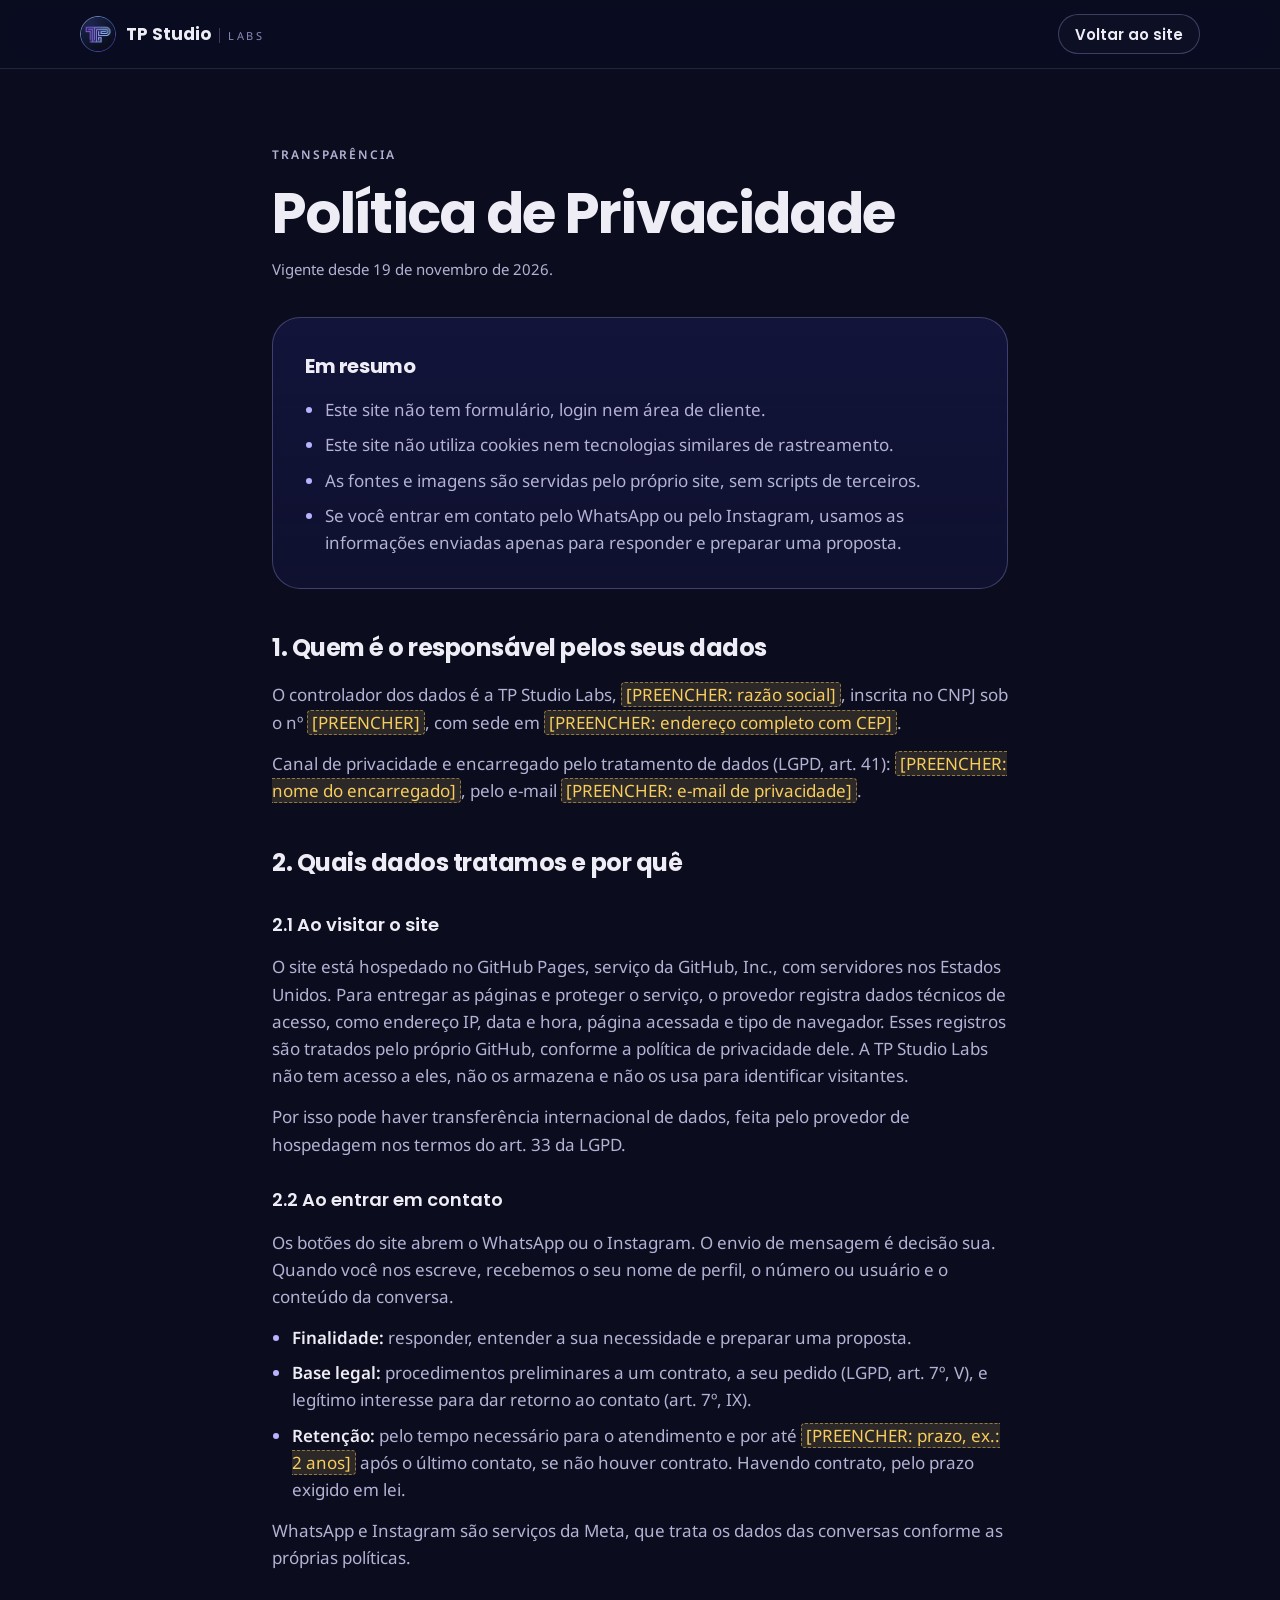
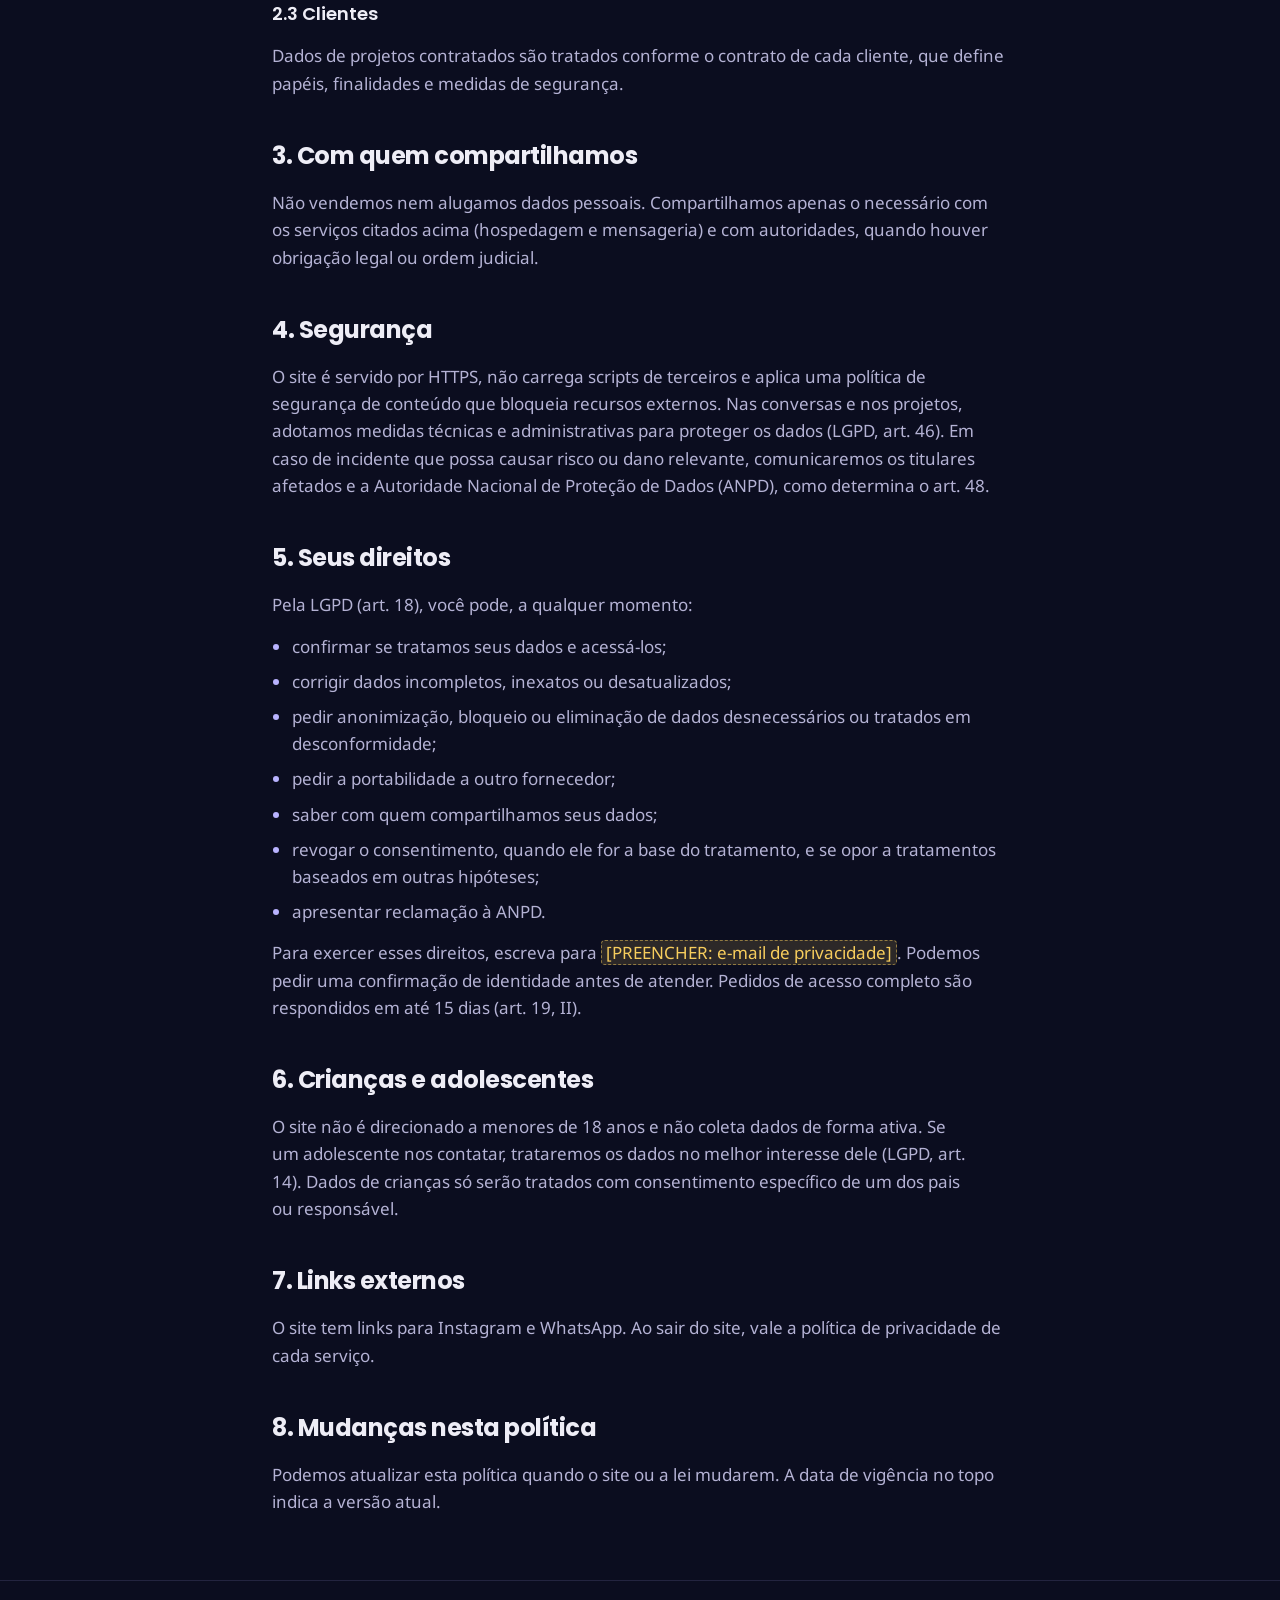
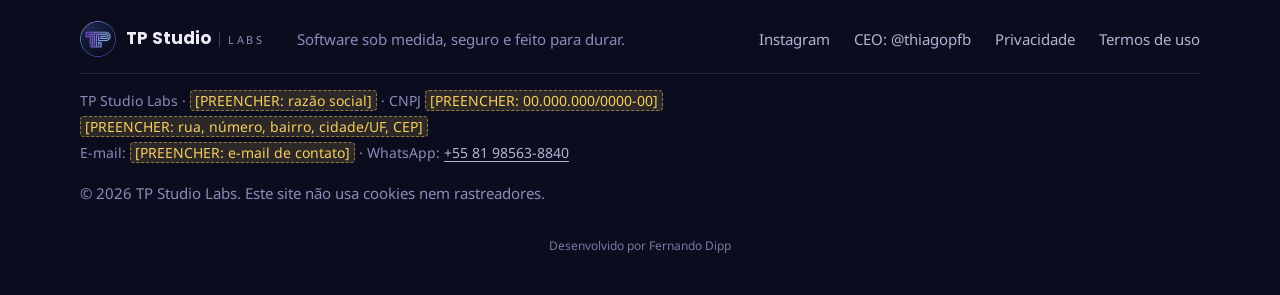
<file: privacidade.html>
<!doctype html>
<html lang="pt-BR">
<head>
  <meta charset="utf-8">
  <meta name="viewport" content="width=device-width, initial-scale=1">
  <meta http-equiv="Content-Security-Policy" content="default-src 'self'; script-src 'self' 'sha256-qOhFsq0QMV2REqNwk5hGH5bZE9SkX6gt6yeyKdYPv+U='; style-src 'self' 'unsafe-inline'; img-src 'self'; font-src 'self'; connect-src 'none'; object-src 'none'; base-uri 'self'; form-action 'none'; upgrade-insecure-requests">
  <meta name="referrer" content="strict-origin-when-cross-origin">
  <title>Política de Privacidade · TP Studio Labs</title>
  <meta name="description" content="Como a TP Studio Labs trata dados pessoais: o site não usa cookies nem rastreadores, e os contatos servem só para responder e preparar propostas.">
  <meta name="theme-color" content="#0b0d1f">
  <link rel="canonical" href="https://fernandodipp.github.io/site-tp-studio/privacidade.html">
  <link rel="icon" href="assets/img/perfil.jpg">
  <link rel="stylesheet" href="styles.css?v=7">
</head>
<body>
  <svg width="0" height="0" style="position:absolute" aria-hidden="true">

  </svg>

  <a class="skip" href="#conteudo">Pular para o conteúdo</a>

  <header class="nav" id="topo">
    <div class="wrap nav__inner">
      <a class="brand" href="index.html" aria-label="TP Studio Labs, página inicial">
        <img src="assets/img/perfil.jpg" alt="" width="36" height="36">
        <span>TP Studio <small>Labs</small></span>
      </a>
      <a class="btn btn--sm btn--ghost nav__back" href="index.html">
        <span>Voltar ao site</span>
      </a>
    </div>
  </header>

  <main id="conteudo" class="legal">
    <article class="wrap legal__inner">
      <p class="eyebrow">Transparência</p>
      <h1>Política de Privacidade</h1>
      <p class="legal__meta">Vigente desde 19 de novembro de 2026.</p>

      <div class="legal__summary">
        <h2>Em resumo</h2>
        <ul>
          <li>Este site não tem formulário, login nem área de cliente.</li>
          <li>Este site não utiliza cookies nem tecnologias similares de rastreamento.</li>
          <li>As fontes e imagens são servidas pelo próprio site, sem scripts de terceiros.</li>
          <li>Se você entrar em contato pelo WhatsApp ou pelo Instagram, usamos as informações enviadas apenas para responder e preparar uma proposta.</li>
        </ul>
      </div>

      <h2>1. Quem é o responsável pelos seus dados</h2>
      <p>O controlador dos dados é a TP Studio Labs, <mark class="todo">[PREENCHER: razão social]</mark>, inscrita no CNPJ sob o nº <mark class="todo">[PREENCHER]</mark>, com sede em <mark class="todo">[PREENCHER: endereço completo com CEP]</mark>.</p>
      <p>Canal de privacidade e encarregado pelo tratamento de dados (LGPD, art. 41): <mark class="todo">[PREENCHER: nome do encarregado]</mark>, pelo e-mail <mark class="todo">[PREENCHER: e-mail de privacidade]</mark>.</p>

      <h2>2. Quais dados tratamos e por quê</h2>
      <h3>2.1 Ao visitar o site</h3>
      <p>O site está hospedado no GitHub Pages, serviço da GitHub, Inc., com servidores nos Estados Unidos. Para entregar as páginas e proteger o serviço, o provedor registra dados técnicos de acesso, como endereço IP, data e hora, página acessada e tipo de navegador. Esses registros são tratados pelo próprio GitHub, conforme a política de privacidade dele. A TP Studio Labs não tem acesso a eles, não os armazena e não os usa para identificar visitantes.</p>
      <p>Por isso pode haver transferência internacional de dados, feita pelo provedor de hospedagem nos termos do art. 33 da LGPD.</p>

      <h3>2.2 Ao entrar em contato</h3>
      <p>Os botões do site abrem o WhatsApp ou o Instagram. O envio de mensagem é decisão sua. Quando você nos escreve, recebemos o seu nome de perfil, o número ou usuário e o conteúdo da conversa.</p>
      <ul>
        <li><strong>Finalidade:</strong> responder, entender a sua necessidade e preparar uma proposta.</li>
        <li><strong>Base legal:</strong> procedimentos preliminares a um contrato, a seu pedido (LGPD, art. 7º, V), e legítimo interesse para dar retorno ao contato (art. 7º, IX).</li>
        <li><strong>Retenção:</strong> pelo tempo necessário para o atendimento e por até <mark class="todo">[PREENCHER: prazo, ex.: 2 anos]</mark> após o último contato, se não houver contrato. Havendo contrato, pelo prazo exigido em lei.</li>
      </ul>
      <p>WhatsApp e Instagram são serviços da Meta, que trata os dados das conversas conforme as próprias políticas.</p>

      <h3>2.3 Clientes</h3>
      <p>Dados de projetos contratados são tratados conforme o contrato de cada cliente, que define papéis, finalidades e medidas de segurança.</p>

      <h2>3. Com quem compartilhamos</h2>
      <p>Não vendemos nem alugamos dados pessoais. Compartilhamos apenas o necessário com os serviços citados acima (hospedagem e mensageria) e com autoridades, quando houver obrigação legal ou ordem judicial.</p>

      <h2>4. Segurança</h2>
      <p>O site é servido por HTTPS, não carrega scripts de terceiros e aplica uma política de segurança de conteúdo que bloqueia recursos externos. Nas conversas e nos projetos, adotamos medidas técnicas e administrativas para proteger os dados (LGPD, art. 46). Em caso de incidente que possa causar risco ou dano relevante, comunicaremos os titulares afetados e a Autoridade Nacional de Proteção de Dados (ANPD), como determina o art. 48.</p>

      <h2>5. Seus direitos</h2>
      <p>Pela LGPD (art. 18), você pode, a qualquer momento:</p>
      <ul>
        <li>confirmar se tratamos seus dados e acessá-los;</li>
        <li>corrigir dados incompletos, inexatos ou desatualizados;</li>
        <li>pedir anonimização, bloqueio ou eliminação de dados desnecessários ou tratados em desconformidade;</li>
        <li>pedir a portabilidade a outro fornecedor;</li>
        <li>saber com quem compartilhamos seus dados;</li>
        <li>revogar o consentimento, quando ele for a base do tratamento, e se opor a tratamentos baseados em outras hipóteses;</li>
        <li>apresentar reclamação à ANPD.</li>
      </ul>
      <p>Para exercer esses direitos, escreva para <mark class="todo">[PREENCHER: e-mail de privacidade]</mark>. Podemos pedir uma confirmação de identidade antes de atender. Pedidos de acesso completo são respondidos em até 15 dias (art. 19, II).</p>

      <h2>6. Crianças e adolescentes</h2>
      <p>O site não é direcionado a menores de 18 anos e não coleta dados de forma ativa. Se um adolescente nos contatar, trataremos os dados no melhor interesse dele (LGPD, art. 14). Dados de crianças só serão tratados com consentimento específico de um dos pais ou responsável.</p>

      <h2>7. Links externos</h2>
      <p>O site tem links para Instagram e WhatsApp. Ao sair do site, vale a política de privacidade de cada serviço.</p>

      <h2>8. Mudanças nesta política</h2>
      <p>Podemos atualizar esta política quando o site ou a lei mudarem. A data de vigência no topo indica a versão atual.</p>
    </article>
  </main>

  <footer class="footer">
    <div class="wrap footer__inner">
      <a class="brand" href="index.html#topo" aria-label="TP Studio Labs, voltar ao topo">
        <img src="assets/img/perfil.jpg" alt="" width="36" height="36">
        <span>TP Studio <small>Labs</small></span>
      </a>
      <p class="footer__tag">Software sob medida, seguro e feito para durar.</p>
      <ul class="footer__links">
        <li><a href="https://www.instagram.com/tpstudiolabs/" target="_blank" rel="noopener">Instagram</a></li>
        <li><a href="https://www.instagram.com/thiagopfb/" target="_blank" rel="noopener">CEO: @thiagopfb</a></li>
        <li><a href="privacidade.html">Privacidade</a></li>
        <li><a href="termos.html">Termos de uso</a></li>
      </ul>
      <address class="footer__id">
        <span>TP Studio Labs · <mark class="todo">[PREENCHER: razão social]</mark> · CNPJ <mark class="todo">[PREENCHER: 00.000.000/0000-00]</mark></span>
        <span><mark class="todo">[PREENCHER: rua, número, bairro, cidade/UF, CEP]</mark></span>
        <span>E-mail: <mark class="todo">[PREENCHER: e-mail de contato]</mark> · WhatsApp: <a href="https://wa.me/5581985638840" target="_blank" rel="noopener">+55 81 98563-8840</a></span>
      </address>
      <p class="footer__copy">© 2026 TP Studio Labs. Este site não usa cookies nem rastreadores.</p>
      <p class="credito-dev"><a href="https://fernandodipp.pages.dev/" target="_blank" rel="noopener">Desenvolvido por Fernando Dipp</a></p>
    </div>
  </footer>

</body>
</html>
</file>
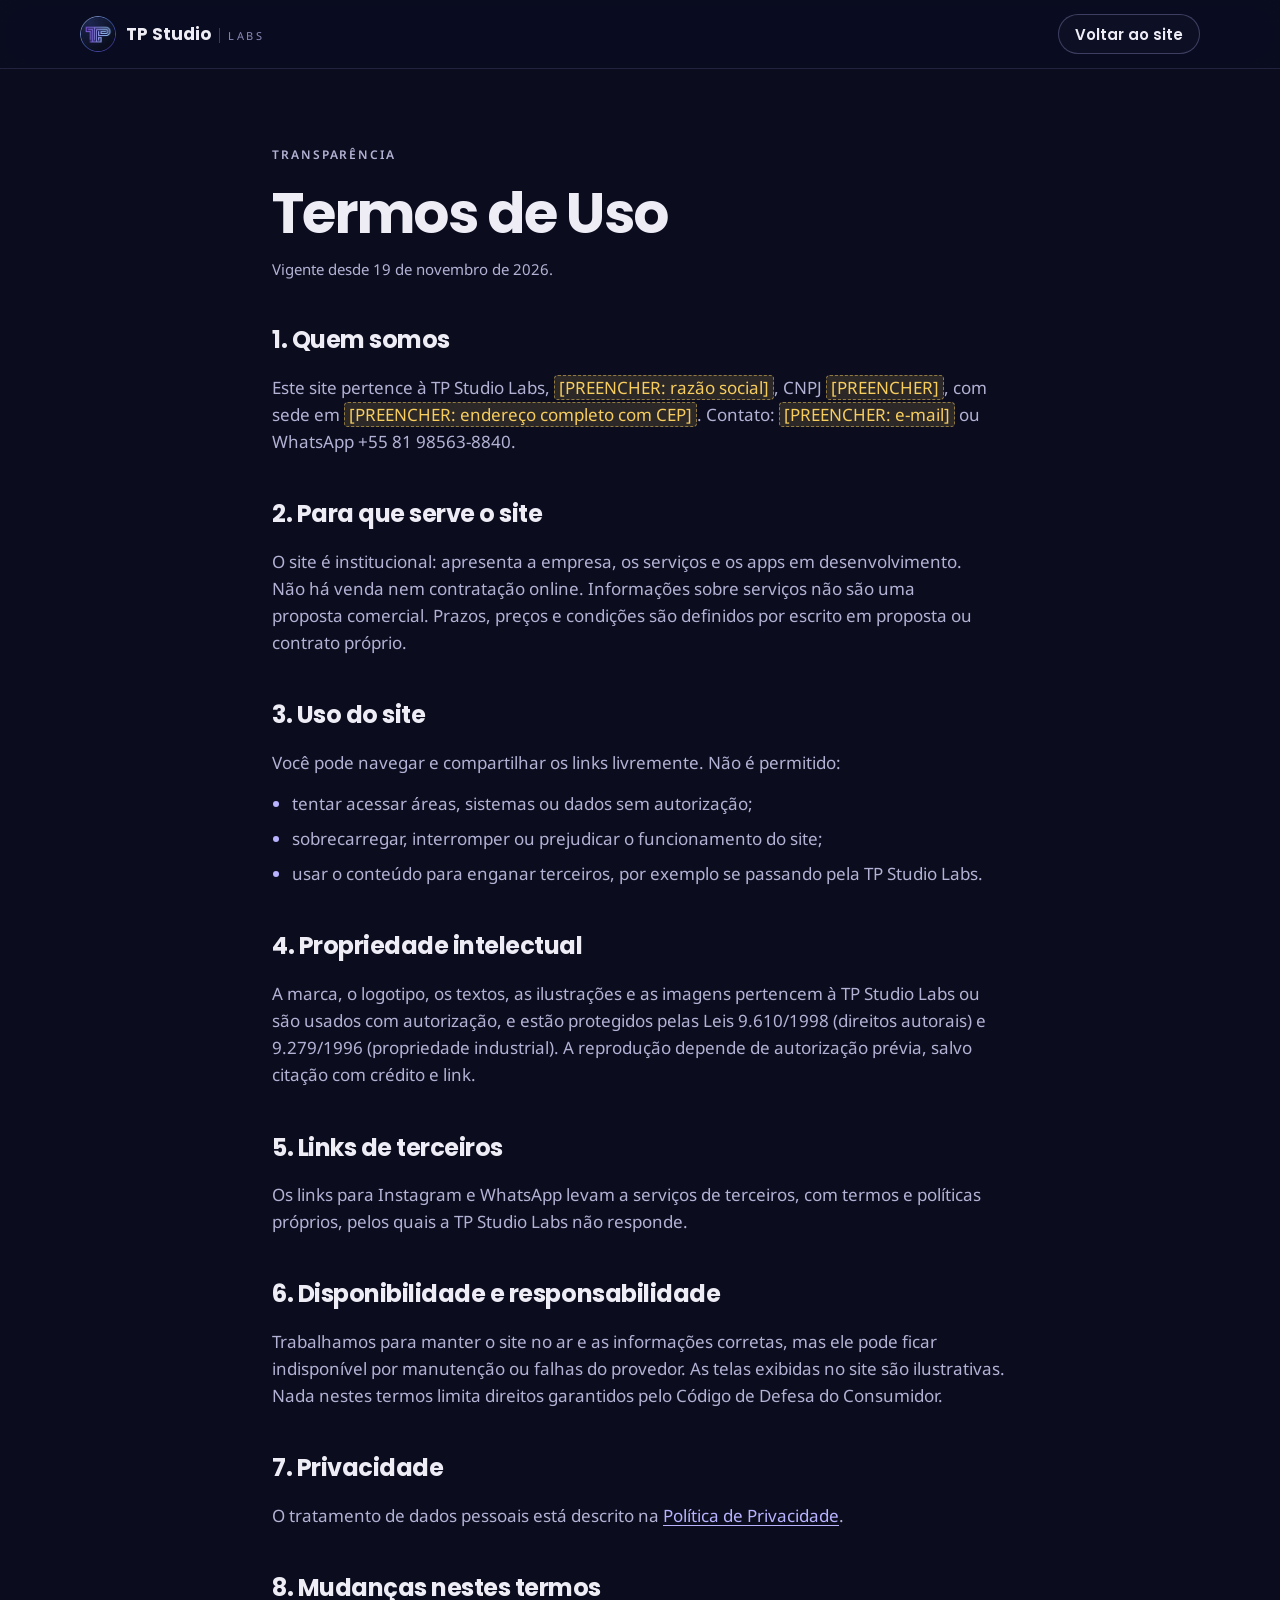
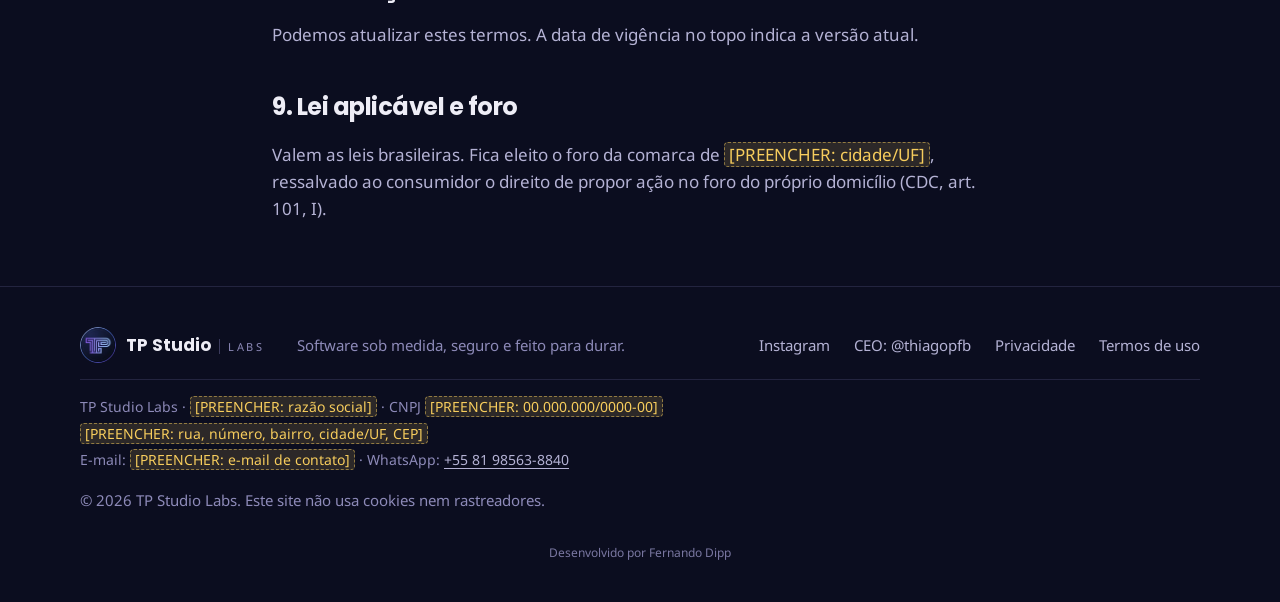
<file: termos.html>
<!doctype html>
<html lang="pt-BR">
<head>
  <meta charset="utf-8">
  <meta name="viewport" content="width=device-width, initial-scale=1">
  <meta http-equiv="Content-Security-Policy" content="default-src 'self'; script-src 'self' 'sha256-qOhFsq0QMV2REqNwk5hGH5bZE9SkX6gt6yeyKdYPv+U='; style-src 'self' 'unsafe-inline'; img-src 'self'; font-src 'self'; connect-src 'none'; object-src 'none'; base-uri 'self'; form-action 'none'; upgrade-insecure-requests">
  <meta name="referrer" content="strict-origin-when-cross-origin">
  <title>Termos de Uso · TP Studio Labs</title>
  <meta name="description" content="Regras de uso do site institucional da TP Studio Labs, propriedade intelectual, responsabilidade, lei aplicável e foro.">
  <meta name="theme-color" content="#0b0d1f">
  <link rel="canonical" href="https://fernandodipp.github.io/site-tp-studio/termos.html">
  <link rel="icon" href="assets/img/perfil.jpg">
  <link rel="stylesheet" href="styles.css?v=7">
</head>
<body>
  <svg width="0" height="0" style="position:absolute" aria-hidden="true">

  </svg>

  <a class="skip" href="#conteudo">Pular para o conteúdo</a>

  <header class="nav" id="topo">
    <div class="wrap nav__inner">
      <a class="brand" href="index.html" aria-label="TP Studio Labs, página inicial">
        <img src="assets/img/perfil.jpg" alt="" width="36" height="36">
        <span>TP Studio <small>Labs</small></span>
      </a>
      <a class="btn btn--sm btn--ghost nav__back" href="index.html">
        <span>Voltar ao site</span>
      </a>
    </div>
  </header>

  <main id="conteudo" class="legal">
    <article class="wrap legal__inner">
      <p class="eyebrow">Transparência</p>
      <h1>Termos de Uso</h1>
      <p class="legal__meta">Vigente desde 19 de novembro de 2026.</p>

      <h2>1. Quem somos</h2>
      <p>Este site pertence à TP Studio Labs, <mark class="todo">[PREENCHER: razão social]</mark>, CNPJ <mark class="todo">[PREENCHER]</mark>, com sede em <mark class="todo">[PREENCHER: endereço completo com CEP]</mark>. Contato: <mark class="todo">[PREENCHER: e-mail]</mark> ou WhatsApp +55 81 98563-8840.</p>

      <h2>2. Para que serve o site</h2>
      <p>O site é institucional: apresenta a empresa, os serviços e os apps em desenvolvimento. Não há venda nem contratação online. Informações sobre serviços não são uma proposta comercial. Prazos, preços e condições são definidos por escrito em proposta ou contrato próprio.</p>

      <h2>3. Uso do site</h2>
      <p>Você pode navegar e compartilhar os links livremente. Não é permitido:</p>
      <ul>
        <li>tentar acessar áreas, sistemas ou dados sem autorização;</li>
        <li>sobrecarregar, interromper ou prejudicar o funcionamento do site;</li>
        <li>usar o conteúdo para enganar terceiros, por exemplo se passando pela TP Studio Labs.</li>
      </ul>

      <h2>4. Propriedade intelectual</h2>
      <p>A marca, o logotipo, os textos, as ilustrações e as imagens pertencem à TP Studio Labs ou são usados com autorização, e estão protegidos pelas Leis 9.610/1998 (direitos autorais) e 9.279/1996 (propriedade industrial). A reprodução depende de autorização prévia, salvo citação com crédito e link.</p>

      <h2>5. Links de terceiros</h2>
      <p>Os links para Instagram e WhatsApp levam a serviços de terceiros, com termos e políticas próprios, pelos quais a TP Studio Labs não responde.</p>

      <h2>6. Disponibilidade e responsabilidade</h2>
      <p>Trabalhamos para manter o site no ar e as informações corretas, mas ele pode ficar indisponível por manutenção ou falhas do provedor. As telas exibidas no site são ilustrativas. Nada nestes termos limita direitos garantidos pelo Código de Defesa do Consumidor.</p>

      <h2>7. Privacidade</h2>
      <p>O tratamento de dados pessoais está descrito na <a href="privacidade.html">Política de Privacidade</a>.</p>

      <h2>8. Mudanças nestes termos</h2>
      <p>Podemos atualizar estes termos. A data de vigência no topo indica a versão atual.</p>

      <h2>9. Lei aplicável e foro</h2>
      <p>Valem as leis brasileiras. Fica eleito o foro da comarca de <mark class="todo">[PREENCHER: cidade/UF]</mark>, ressalvado ao consumidor o direito de propor ação no foro do próprio domicílio (CDC, art. 101, I).</p>
    </article>
  </main>

  <footer class="footer">
    <div class="wrap footer__inner">
      <a class="brand" href="index.html#topo" aria-label="TP Studio Labs, voltar ao topo">
        <img src="assets/img/perfil.jpg" alt="" width="36" height="36">
        <span>TP Studio <small>Labs</small></span>
      </a>
      <p class="footer__tag">Software sob medida, seguro e feito para durar.</p>
      <ul class="footer__links">
        <li><a href="https://www.instagram.com/tpstudiolabs/" target="_blank" rel="noopener">Instagram</a></li>
        <li><a href="https://www.instagram.com/thiagopfb/" target="_blank" rel="noopener">CEO: @thiagopfb</a></li>
        <li><a href="privacidade.html">Privacidade</a></li>
        <li><a href="termos.html">Termos de uso</a></li>
      </ul>
      <address class="footer__id">
        <span>TP Studio Labs · <mark class="todo">[PREENCHER: razão social]</mark> · CNPJ <mark class="todo">[PREENCHER: 00.000.000/0000-00]</mark></span>
        <span><mark class="todo">[PREENCHER: rua, número, bairro, cidade/UF, CEP]</mark></span>
        <span>E-mail: <mark class="todo">[PREENCHER: e-mail de contato]</mark> · WhatsApp: <a href="https://wa.me/5581985638840" target="_blank" rel="noopener">+55 81 98563-8840</a></span>
      </address>
      <p class="footer__copy">© 2026 TP Studio Labs. Este site não usa cookies nem rastreadores.</p>
      <p class="credito-dev"><a href="https://fernandodipp.pages.dev/" target="_blank" rel="noopener">Desenvolvido por Fernando Dipp</a></p>
    </div>
  </footer>

</body>
</html>
</file>
<file: styles.css>
/* Tipografia: par 7 da skill tipografia-e-cor (Poppins nos títulos e botões, Noto Sans no corpo).
   Dois pesos de cada, quatro no total, hospedados no site com latin e latin-ext. */
@font-face { font-family: "Noto Sans"; font-style: normal; font-weight: 400; font-display: swap; src: url("assets/fonts/noto-sans-latin-ext-400-normal.woff2") format("woff2"); unicode-range: U+0100-02BA, U+02BD-02C5, U+02C7-02CC, U+02CE-02D7, U+02DD-02FF, U+0304, U+0308, U+0329, U+1D00-1DBF, U+1E00-1E9F, U+1EF2-1EFF, U+2020, U+20A0-20AB, U+20AD-20C0, U+2113, U+2C60-2C7F, U+A720-A7FF; }
@font-face { font-family: "Noto Sans"; font-style: normal; font-weight: 400; font-display: swap; src: url("assets/fonts/noto-sans-latin-400-normal.woff2") format("woff2"); unicode-range: U+0000-00FF, U+0131, U+0152-0153, U+02BB-02BC, U+02C6, U+02DA, U+02DC, U+0304, U+0308, U+0329, U+2000-206F, U+20AC, U+2122, U+2191, U+2193, U+2212, U+2215, U+FEFF, U+FFFD; }
@font-face { font-family: "Noto Sans"; font-style: normal; font-weight: 600; font-display: swap; src: url("assets/fonts/noto-sans-latin-ext-600-normal.woff2") format("woff2"); unicode-range: U+0100-02BA, U+02BD-02C5, U+02C7-02CC, U+02CE-02D7, U+02DD-02FF, U+0304, U+0308, U+0329, U+1D00-1DBF, U+1E00-1E9F, U+1EF2-1EFF, U+2020, U+20A0-20AB, U+20AD-20C0, U+2113, U+2C60-2C7F, U+A720-A7FF; }
@font-face { font-family: "Noto Sans"; font-style: normal; font-weight: 600; font-display: swap; src: url("assets/fonts/noto-sans-latin-600-normal.woff2") format("woff2"); unicode-range: U+0000-00FF, U+0131, U+0152-0153, U+02BB-02BC, U+02C6, U+02DA, U+02DC, U+0304, U+0308, U+0329, U+2000-206F, U+20AC, U+2122, U+2191, U+2193, U+2212, U+2215, U+FEFF, U+FFFD; }
@font-face { font-family: "Poppins"; font-style: normal; font-weight: 600; font-display: swap; src: url("assets/fonts/poppins-latin-ext-600-normal.woff2") format("woff2"); unicode-range: U+0100-02BA, U+02BD-02C5, U+02C7-02CC, U+02CE-02D7, U+02DD-02FF, U+0304, U+0308, U+0329, U+1D00-1DBF, U+1E00-1E9F, U+1EF2-1EFF, U+2020, U+20A0-20AB, U+20AD-20C0, U+2113, U+2C60-2C7F, U+A720-A7FF; }
@font-face { font-family: "Poppins"; font-style: normal; font-weight: 600; font-display: swap; src: url("assets/fonts/poppins-latin-600-normal.woff2") format("woff2"); unicode-range: U+0000-00FF, U+0131, U+0152-0153, U+02BB-02BC, U+02C6, U+02DA, U+02DC, U+0304, U+0308, U+0329, U+2000-206F, U+20AC, U+2122, U+2191, U+2193, U+2212, U+2215, U+FEFF, U+FFFD; }
@font-face { font-family: "Poppins"; font-style: normal; font-weight: 700; font-display: swap; src: url("assets/fonts/poppins-latin-ext-700-normal.woff2") format("woff2"); unicode-range: U+0100-02BA, U+02BD-02C5, U+02C7-02CC, U+02CE-02D7, U+02DD-02FF, U+0304, U+0308, U+0329, U+1D00-1DBF, U+1E00-1E9F, U+1EF2-1EFF, U+2020, U+20A0-20AB, U+20AD-20C0, U+2113, U+2C60-2C7F, U+A720-A7FF; }
@font-face { font-family: "Poppins"; font-style: normal; font-weight: 700; font-display: swap; src: url("assets/fonts/poppins-latin-700-normal.woff2") format("woff2"); unicode-range: U+0000-00FF, U+0131, U+0152-0153, U+02BB-02BC, U+02C6, U+02DA, U+02DC, U+0304, U+0308, U+0329, U+2000-206F, U+20AC, U+2122, U+2191, U+2193, U+2212, U+2215, U+FEFF, U+FFFD; }

:root {
  --night-0: #070817;
  --night-1: #0b0d1f;
  --night-2: #12143a;
  --night-3: #1a1d4a;
  --line: rgba(185, 179, 255, 0.14);
  --line-strong: rgba(185, 179, 255, 0.28);
  --violet: #7c5cff;
  --violet-hover: #5a3be0;
  --violet-ink: #6847f0;
  --lavender: #b9b3ff;
  --text: #eeedf6;
  --text-2: #b4b2d4;
  --text-3: #8d8ab8;

  --font-display: "Poppins", Arial, sans-serif;
  --font-body: "Noto Sans", Verdana, sans-serif;

  --r-sm: 10px;
  --r-md: 16px;
  --r-lg: 28px;
  --ease-out: cubic-bezier(0.16, 1, 0.3, 1);

  --gutter: clamp(16px, 4vw, 40px);
  --section: clamp(64px, 7.5vw, 104px);
  color-scheme: dark;
}

*, *::before, *::after { box-sizing: border-box; }
html { scroll-behavior: smooth; scroll-padding-top: 88px; -webkit-text-size-adjust: 100%; }
body {
  margin: 0;
  background: var(--night-1);
  color: var(--text);
  font: 400 1.0625rem/1.6 var(--font-body);
  -webkit-font-smoothing: antialiased;
  font-kerning: normal;
  overflow-x: hidden;
}
img { display: block; max-width: 100%; height: auto; }
h1, h2, h3 { font-family: var(--font-display); margin: 0; text-wrap: balance; }
p { margin: 0; text-wrap: pretty; }
a { color: inherit; text-underline-offset: 0.2em; }
ul, ol { margin: 0; padding: 0; list-style: none; }
b, strong { font-weight: 600; }

::selection { background: var(--violet-ink); color: #fff; }
:focus-visible { outline: 2px solid var(--lavender); outline-offset: 3px; border-radius: 6px; }
html { scrollbar-color: var(--night-3) var(--night-0); }
::-webkit-scrollbar { width: 10px; }
::-webkit-scrollbar-track { background: var(--night-0); }
::-webkit-scrollbar-thumb { background: var(--night-3); border-radius: 10px; border: 2px solid var(--night-0); }

.wrap { width: min(1200px, 100%); margin-inline: auto; padding-inline: var(--gutter); }

.skip {
  position: absolute; left: 16px; top: -60px; z-index: 100;
  background: var(--violet-ink); color: #fff; padding: 10px 16px; border-radius: var(--r-sm);
  transition: top 0.2s var(--ease-out);
}
.skip:focus { top: 16px; }

/* Buttons */
.btn {
  display: inline-flex; align-items: center; gap: 10px;
  min-height: 48px; padding: 0 22px;
  border-radius: 999px; border: 1px solid transparent;
  font: 600 1rem/1 var(--font-display); text-decoration: none; white-space: nowrap;
  transition: background-color 0.2s, border-color 0.2s, transform 0.2s var(--ease-out), box-shadow 0.2s;
  -webkit-tap-highlight-color: transparent;
}
.btn svg { width: 20px; height: 20px; flex: none; }
.btn:active { transform: scale(0.97); }
.btn--primary {
  background: var(--violet-ink); color: #fff;
  box-shadow: 0 6px 16px -6px rgba(0, 0, 0, 0.55), inset 0 1px 0 rgba(255, 255, 255, 0.18);
}
.btn--ghost { border-color: var(--line-strong); color: var(--text); background: rgba(255, 255, 255, 0.02); }
.btn--sm { min-height: 40px; padding: 0 16px; font-size: 0.9375rem; }
.btn--sm svg { width: 18px; height: 18px; }
.btn--lg { min-height: 56px; padding: 0 28px; font-size: 1.0625rem; }
@media (hover: hover) {
  .btn--primary:hover { background: var(--violet-hover); box-shadow: 0 10px 22px -8px rgba(0, 0, 0, 0.6), inset 0 1px 0 rgba(255, 255, 255, 0.22); }
  .btn--ghost:hover { border-color: var(--lavender); background: rgba(185, 179, 255, 0.06); }
}

/* Nav */
.nav {
  position: sticky; top: 0; z-index: 50;
  background: rgba(11, 13, 31, 0.72);
  backdrop-filter: saturate(140%) blur(14px);
  -webkit-backdrop-filter: saturate(140%) blur(14px);
  border-bottom: 1px solid var(--line);
}
.nav__inner { display: flex; align-items: center; gap: 32px; height: 68px; }
.brand { display: inline-flex; align-items: center; gap: 10px; text-decoration: none; font: 700 1.0625rem/1 var(--font-display); }
.brand img { width: 36px; height: 36px; border-radius: 50%; }
.brand small { font: 400 0.6875rem/1 var(--font-body); letter-spacing: 0.24em; text-transform: uppercase; color: var(--text-3); margin-left: 4px; padding-left: 8px; border-left: 1px solid var(--line-strong); }
.nav__links { display: flex; gap: 24px; white-space: nowrap; margin-left: auto; font-size: 0.9375rem; color: var(--text-2); }
.nav__links a { text-decoration: none; transition: color 0.2s; }
.nav__links a:hover { color: var(--text); }
@media (max-width: 1040px) {
  .nav__links { display: none; }
  .nav__inner .btn { margin-left: auto; }
}

/* Hero */
.hero { position: relative; overflow: hidden; padding-block: clamp(32px, 3.4vw, 56px) clamp(32px, 3vw, 48px); }
.hero__glow {
  position: absolute; inset: -20% -10% auto auto; width: 70vw; height: 70vw; max-width: 980px; max-height: 980px;
  background: radial-gradient(closest-side, rgba(124, 92, 255, 0.34), rgba(124, 92, 255, 0.08) 55%, transparent 75%);
  pointer-events: none;
}
.hero__inner { position: relative; display: grid; grid-template-columns: 1.35fr 0.85fr; align-items: center; gap: clamp(40px, 6vw, 96px); }
.hero__title {
  font-weight: 700; font-size: 2.5rem; font-size: clamp(2.5rem, 4.7vw, 4rem); line-height: 1.05; letter-spacing: -0.035em;
}
.hl { color: var(--lavender); }
.hero__lead { margin-top: 28px; max-width: 34em; font-size: 1.0625rem; font-size: clamp(1.0625rem, 1.4vw, 1.25rem); color: var(--text-2); }
.hero__actions { display: flex; flex-wrap: wrap; gap: 12px; margin-top: 40px; }

/* Phone */
.phone-wrap { margin: 0; justify-self: center; display: grid; justify-items: center; gap: 16px; }
.phone {
  position: relative; width: clamp(250px, 19.5vw, 300px); aspect-ratio: 9 / 17.5;
  border-radius: 48px; padding: 12px;
  background: linear-gradient(160deg, #2a2d5a, #15173a 40%, #0d0f28);
  box-shadow: 0 40px 80px -24px rgba(0, 0, 0, 0.75), inset 0 0 0 1px rgba(255, 255, 255, 0.08);
  transform: rotate(4deg);
}
.phone__notch { position: absolute; top: 22px; left: 50%; width: 92px; height: 26px; margin-left: -46px; border-radius: 20px; background: #05060f; z-index: 2; }
.screen {
  height: 100%; border-radius: 37px; overflow: hidden;
  background: linear-gradient(180deg, #13163d, #0b0d24);
  padding: 54px 16px 16px; display: flex; flex-direction: column;
}
.screen__top { display: flex; justify-content: space-between; align-items: center; font-size: 0.75rem; color: var(--text-2); }
.screen__time { font-weight: 600; font-variant-numeric: tabular-nums; }
.live { display: inline-flex; align-items: center; gap: 6px; padding: 4px 9px; border-radius: 999px; background: rgba(124, 92, 255, 0.18); color: var(--lavender); font-weight: 600; }
.live i { width: 6px; height: 6px; border-radius: 50%; background: var(--lavender); }
.screen__label { margin-top: 22px; font-size: 0.75rem; color: var(--text-3); }
.screen__title { font: 700 1.375rem/1.2 var(--font-display); margin-top: 4px; }
.setlist { margin-top: 16px; display: grid; gap: 6px; }
.setlist li {
  display: flex; justify-content: space-between; align-items: center;
  padding: 9px 12px; border-radius: 12px; font-size: 0.875rem; color: var(--text-2);
  border: 1px solid transparent;
  transition: background-color 0.5s var(--ease-out), border-color 0.5s var(--ease-out), color 0.5s;
}
.setlist li.is-active { background: rgba(124, 92, 255, 0.16); border-color: rgba(124, 92, 255, 0.45); color: var(--text); }
.setlist li.is-done { color: var(--text-3); }
.key {
  min-width: 30px; text-align: center; padding: 3px 7px; border-radius: 7px;
  background: rgba(255, 255, 255, 0.06); font: 600 0.75rem/1.2 var(--font-body); color: var(--text);
}
.is-active .key { background: var(--violet-ink); color: #fff; }
.key { transition: background-color 0.45s var(--ease-out), color 0.45s var(--ease-out); }
.pad {
  margin-top: auto; display: flex; justify-content: space-between; align-items: center;
  padding: 14px; border-radius: 16px; background: rgba(255, 255, 255, 0.04); border: 1px solid var(--line);
}
.pad__label { font-size: 0.6875rem; letter-spacing: 0.14em; text-transform: uppercase; color: var(--text-3); }
.pad__key { font-size: 0.9375rem; font-weight: 400; margin-top: 2px; }
.pad__key b { color: var(--lavender); }
.pad__bars { display: flex; gap: 4px; align-items: center; height: 32px; }
.pad__bars i { width: 4px; height: 100%; border-radius: 2px; background: var(--lavender); transform-origin: center; animation: pad 2.4s ease-in-out infinite; }
.pad__bars i:nth-child(2) { animation-delay: -0.3s; }
.pad__bars i:nth-child(3) { animation-delay: -0.6s; }
.pad__bars i:nth-child(4) { animation-delay: -0.9s; }
.pad__bars i:nth-child(5) { animation-delay: -1.2s; }
.pad__bars i:nth-child(6) { animation-delay: -1.5s; }
.pad__bars i:nth-child(7) { animation-delay: -1.8s; }
@keyframes pad { 0%, 100% { transform: scaleY(0.3); opacity: 0.6; } 50% { transform: scaleY(1); opacity: 1; } }

/* Hero entrance */
.js .hero__title, .js .hero__lead, .js .hero__actions, .js .hero__proof, .js .eyebrow--hero {
  animation: rise 0.9s var(--ease-out) both;
}
.js .hero__lead { animation-delay: 0.08s; }
.js .hero__actions { animation-delay: 0.16s; }
.js .hero__proof { animation-delay: 0.22s; }
.js .device-wrap { animation: rise-phone 1.1s var(--ease-out) 0.12s both; }
@keyframes rise { from { opacity: 0; transform: translateY(18px); filter: blur(6px); } }
@keyframes rise-phone { from { opacity: 0; transform: translateY(40px) scale(0.96); } }

/* Sections */
.section { padding-block: var(--section); border-top: 1px solid var(--line); }
.section__head.section__head--solo { grid-template-columns: 1fr; margin-bottom: clamp(28px, 2.6vw, 40px); }
.section__head { display: grid; grid-template-columns: 1fr 1fr; gap: 24px 64px; align-items: end; margin-bottom: clamp(32px, 4vw, 56px); }
.section__head h2, .launch__head h3, .eng h2, .music h2 { font-weight: 700; font-size: 2rem; font-size: clamp(2rem, 4.2vw, 3.25rem); line-height: 1.08; letter-spacing: -0.03em; }
.section__head p, .launch__head p { color: var(--text-2); font-size: 1.125rem; max-width: 32em; }

/* Bento */
.bento { display: grid; grid-template-columns: 1.25fr 1fr; grid-template-rows: auto auto; gap: 20px; }
.tile {
  position: relative; overflow: hidden;
  padding: clamp(28px, 3.4vw, 44px); border-radius: var(--r-lg);
  background: linear-gradient(180deg, var(--night-2), rgba(18, 20, 58, 0.6));
  border: 1px solid var(--line);
  display: flex; flex-direction: column; gap: 12px;
}
.tile--altar { grid-row: span 2; }
.tile--altar::after {
  content: ""; position: absolute; right: -30%; bottom: -40%; width: 90%; aspect-ratio: 1;
  background: radial-gradient(closest-side, rgba(124, 92, 255, 0.28), transparent); pointer-events: none;
}
.tile__head { display: flex; align-items: center; gap: 14px; }
.tile__head svg { width: 30px; height: 30px; flex: none; color: var(--lavender); }
.tile--altar .tile__head svg { width: 40px; height: 40px; }
.tile h3 { font-size: 1.5rem; font-size: clamp(1.5rem, 2.4vw, 2rem); font-weight: 700; letter-spacing: -0.02em; }
.tile--altar h3 { font-size: 2rem; font-size: clamp(2rem, 3.6vw, 3rem); }
.tile p { color: var(--text-2); font-size: 1.0625rem; max-width: 26em; }
.tile--altar p { font-size: 1.25rem; }

.sync { position: relative; z-index: 1; margin-top: auto; padding-top: 32px; display: grid; gap: 20px; }
.sync__track { display: grid; grid-template-columns: repeat(5, 1fr); gap: 6px; }
/* Barra de etapas: o trecho ativo se preenche ao longo de todo o momento (--etapa,
   igual ao intervalo do JS) e termina cheio quando o próximo começa. */
.sync__track li { position: relative; height: 4px; border-radius: 2px; overflow: hidden; background: rgba(185, 179, 255, 0.16); }
.sync__track li::after {
  content: ""; position: absolute; inset: 0; border-radius: inherit; background: var(--lavender);
  transform: scaleX(0); transform-origin: left; transition: transform 0.35s var(--ease-out), opacity 0.35s var(--ease-out);
}
.sync__track li.is-done::after { transform: scaleX(1); opacity: 0.45; }
.sync__track li.is-active::after { transform: scaleX(1); opacity: 1; transition: transform var(--etapa, 2.6s) linear, opacity 0.35s var(--ease-out); }
@media (prefers-reduced-motion: reduce) { .sync__track li.is-active::after { transition: none; } }
.sync__grid { margin: 0; display: grid; grid-template-columns: repeat(4, 1fr); gap: 1px; border-radius: var(--r-md); overflow: hidden; background: var(--line); border: 1px solid var(--line); }
.sync__grid div { background: rgba(7, 8, 23, 0.72); padding: 16px 16px 18px; }
.sync__grid dt { font-size: 0.75rem; letter-spacing: 0.12em; text-transform: uppercase; color: var(--text-3); }
.sync__grid dd { margin: 6px 0 0; font: 600 1.25rem/1.2 var(--font-display); color: var(--lavender); font-variant-numeric: tabular-nums; will-change: opacity, transform; }
@media (max-width: 560px) { .sync__grid { grid-template-columns: 1fr 1fr; } }

.steps { display: flex; align-items: center; gap: 8px; margin-top: 20px; counter-reset: s; flex-wrap: wrap; }
.steps li { display: flex; align-items: center; gap: 8px; font-size: 0.9375rem; font-weight: 400; }
.steps li span { padding: 8px 14px; border-radius: var(--r-sm); background: rgba(255, 255, 255, 0.05); border: 1px solid var(--line); }
.steps li:not(:last-child)::after { content: ""; width: 18px; height: 1px; background: var(--line-strong); }

.cifra { display: flex; gap: 10px; margin-top: 20px; flex-wrap: wrap; }
.cifra span {
  min-width: 52px; text-align: center; padding: 10px 12px; border-radius: var(--r-sm);
  font: 600 1rem/1 var(--font-body); color: var(--lavender);
  background: rgba(124, 92, 255, 0.1); border: 1px solid rgba(124, 92, 255, 0.3);
}

/* Story */
.story { background: linear-gradient(180deg, var(--night-0), var(--night-1)); }
.story__inner { display: grid; gap: clamp(28px, 3vw, 40px); }
.story__mark { font: 700 5rem/0.6 var(--font-display); font-size: clamp(5rem, 9vw, 8rem); color: var(--lavender); height: 0.45em; }
.story h2 { max-width: 14em; font-weight: 700; font-size: 2.5rem; font-size: clamp(2.5rem, 6.2vw, 5.5rem); line-height: 1.02; letter-spacing: -0.035em; }
.story__body { display: grid; grid-template-columns: 1fr 1fr; gap: 20px clamp(32px, 5vw, 72px); max-width: 60rem; font-size: 1.125rem; font-size: clamp(1.125rem, 1.5vw, 1.3125rem); color: var(--text-2); }
.story__body p:first-child { color: var(--text); }

/* Services */
.services { display: grid; grid-template-columns: repeat(3, 1fr); border-top: 1px solid var(--line); }
.services > li { padding: 32px 32px 36px 0; border-bottom: 1px solid var(--line); }
.services > li:not(:nth-child(3n + 1)) { padding-left: 32px; border-left: 1px solid var(--line); }
.services h3 { font-size: 1.375rem; font-weight: 600; letter-spacing: -0.01em; }
.services p { margin-top: 8px; color: var(--text-2); }

/* Launch */
.launch__head { display: flex; justify-content: space-between; align-items: end; gap: 32px; margin-bottom: clamp(28px, 3vw, 40px); }
.launch__head p { margin-top: 16px; }
.feed { display: grid; grid-template-columns: repeat(4, 1fr); gap: 16px; }
.feed a { display: block; border-radius: var(--r-md); overflow: hidden; border: 1px solid var(--line); background: var(--night-2); }
.feed img { width: 100%; aspect-ratio: 3 / 4; object-fit: cover; transition: transform 0.6s var(--ease-out); }
@media (hover: hover) { .feed a:hover img { transform: scale(1.03); } }

/* CTA */
.cta { border-top: 0; padding-top: 0; }
.cta__box {
  position: relative; overflow: hidden; text-align: center;
  padding: clamp(40px, 5vw, 72px) var(--gutter);
  border-radius: 36px; border: 1px solid var(--line-strong);
  background: radial-gradient(120% 90% at 50% 0%, rgba(124, 92, 255, 0.32), transparent 60%), var(--night-2);
  display: grid; justify-items: center; gap: 20px;
}
.cta__box h2 { font-weight: 700; font-size: 2rem; font-size: clamp(2rem, 4.6vw, 3.5rem); line-height: 1.06; letter-spacing: -0.03em; max-width: 16em; }
.cta__box p { color: var(--text-2); font-size: 1.125rem; max-width: 34em; }
.cta__box .btn { margin-top: 16px; }

/* Footer */
.footer { border-top: 1px solid var(--line); padding-block: 40px; color: var(--text-3); font-size: 0.9375rem; }
.footer__inner { display: flex; flex-wrap: wrap; align-items: center; gap: 16px 32px; }
.footer .brand { color: var(--text); }
.footer__links { display: flex; gap: 24px; margin-left: auto; }
.footer__links a { text-decoration: none; color: var(--text-2); }
.footer__links a:hover { color: var(--text); text-decoration: underline; }
.footer__copy { width: 100%; }

/* Reveal (conteúdo visível por padrão; só esconde com JS ativo) */
.js .reveal { opacity: 0; transform: translateY(24px); transition: opacity 0.8s var(--ease-out), transform 0.8s var(--ease-out); }
.js .reveal.is-in { opacity: 1; transform: none; }
.services > li.reveal:nth-child(3n + 2) { transition-delay: 0.06s; }
.services > li.reveal:nth-child(3n + 3) { transition-delay: 0.12s; }
.bento .tile:nth-child(2) { transition-delay: 0.06s; }
.bento .tile:nth-child(3) { transition-delay: 0.12s; }

/* Responsive */
@media (max-width: 960px) {
  .hero__inner { grid-template-columns: 1fr; }
  .phone-wrap { margin-top: 16px; }
  .section__head, .story__body { grid-template-columns: 1fr; }
  .services { grid-template-columns: 1fr 1fr; }
  .services > li:not(:nth-child(3n + 1)) { padding-left: 0; border-left: 0; }
  .services > li:nth-child(2n) { padding-left: 28px; border-left: 1px solid var(--line); }
  .services > li { padding-right: 28px; }
  .feed { grid-template-columns: repeat(2, 1fr); }
  .launch__head { flex-direction: column; align-items: start; }
}
@media (max-width: 720px) {
  .bento { grid-template-columns: 1fr; }
  .tile--altar { grid-row: auto; }
}
@media (max-width: 560px) {
  .brand small { display: none; }
  .hero__actions .btn { width: 100%; justify-content: center; }
  .services { grid-template-columns: 1fr; }
  .services > li, .services > li:nth-child(2n) { padding: 24px 0; border-left: 0; }
  .footer__links { margin-left: 0; }
  .phone { transform: rotate(2deg); }
}

/* Eyebrow */
.eyebrow { font: 600 0.75rem/1.4 var(--font-body); letter-spacing: 0.16em; text-transform: uppercase; color: var(--lavender); margin-bottom: 20px; }

/* Hero: provas e cartão de código */
.hero__proof { display: flex; flex-wrap: wrap; gap: 8px; margin-top: 36px; }
.hero__proof li { padding: 7px 14px; border-radius: 999px; border: 1px solid var(--line-strong); font-size: 0.875rem; color: var(--text-2); background: rgba(255, 255, 255, 0.02); }
/* Hero: notebook 3D (só CSS). Gira em Y em 20s, flutua e mostra janelas abstratas. */
.device-wrap { margin: 0; justify-self: center; width: min(100%, 460px); display: grid; gap: 6px; }
.device { --s: 1; position: relative; aspect-ratio: 1 / 0.92; perspective: 1100px; perspective-origin: 50% 35%; }
.device__glow {
  position: absolute; inset: 8% 6% 14%; border-radius: 50%;
  background: radial-gradient(closest-side, rgba(124, 92, 255, 0.5), rgba(77, 155, 255, 0.16) 55%, transparent 75%);
  filter: blur(18px); animation: dv-pulse 6s ease-in-out infinite;
}
.device__lines { position: absolute; inset: 0; overflow: hidden; border-radius: 40%; }
.device__lines i {
  position: absolute; left: -30%; width: 160%; height: 1px;
  background: linear-gradient(90deg, transparent, rgba(185, 179, 255, 0.55), transparent);
  transform: rotate(-18deg); opacity: 0.35; animation: dv-sweep 9s linear infinite;
}
.device__lines i:nth-child(1) { top: 22%; }
.device__lines i:nth-child(2) { top: 52%; animation-delay: -3s; animation-duration: 11s; }
.device__lines i:nth-child(3) { top: 78%; animation-delay: -6s; animation-duration: 13s; }
.device__dust i {
  position: absolute; width: 3px; height: 3px; border-radius: 50%; background: var(--lavender);
  box-shadow: 0 0 8px var(--lavender); opacity: 0.5; animation: dv-dust 10s linear infinite;
}
.device__dust i:nth-child(1)  { left: 8%;  top: 70%; animation-delay: -1s; }
.device__dust i:nth-child(2)  { left: 18%; top: 30%; animation-delay: -4s; animation-duration: 12s; }
.device__dust i:nth-child(3)  { left: 27%; top: 86%; animation-delay: -7s; }
.device__dust i:nth-child(4)  { left: 36%; top: 12%; animation-delay: -2s; animation-duration: 14s; }
.device__dust i:nth-child(5)  { left: 47%; top: 92%; animation-delay: -5s; }
.device__dust i:nth-child(6)  { left: 58%; top: 18%; animation-delay: -8s; animation-duration: 11s; }
.device__dust i:nth-child(7)  { left: 66%; top: 80%; animation-delay: -3s; animation-duration: 13s; }
.device__dust i:nth-child(8)  { left: 75%; top: 38%; animation-delay: -6s; }
.device__dust i:nth-child(9)  { left: 84%; top: 66%; animation-delay: -9s; animation-duration: 12s; }
.device__dust i:nth-child(10) { left: 92%; top: 24%; animation-delay: -2.5s; }
.device__dust i:nth-child(11) { left: 12%; top: 50%; animation-delay: -6.5s; animation-duration: 15s; width: 2px; height: 2px; }
.device__dust i:nth-child(12) { left: 88%; top: 88%; animation-delay: -4.5s; animation-duration: 15s; width: 2px; height: 2px; }
.device__shadow {
  position: absolute; left: 22%; right: 22%; bottom: 9%; height: 26px; border-radius: 50%;
  background: radial-gradient(closest-side, rgba(0, 0, 0, 0.6), transparent); filter: blur(4px);
}
.device__float { position: absolute; inset: 0; transform-style: preserve-3d; }
.device__tilt { position: absolute; inset: 0; transform-style: preserve-3d; transform: scale(var(--s)) rotateX(-17deg); }

.laptop {
  --w: 340px; --d: 220px; --t: 10px; --h: 218px; --lt: 6px;
  position: absolute; left: 50%; top: 64%; width: 0; height: 0;
  transform-style: preserve-3d; transform: rotateY(-16deg);
}
.lb, .lid__face, .lid__edge { position: absolute; backface-visibility: hidden; }
.lb { background: #9ea2b4; }
.lb--top {
  width: var(--w); height: var(--d); left: calc(var(--w) / -2); top: calc(var(--d) / -2);
  transform: rotateX(90deg); border-radius: 10px;
  background: linear-gradient(180deg, #dcdfe8, #b6bacb);
  box-shadow: inset 0 0 0 1px rgba(255, 255, 255, 0.35);
}
.lb__keys {
  position: absolute; left: 9%; right: 9%; top: 10%; height: 50%; border-radius: 4px;
  background-color: #2a2d47;
  background-image: linear-gradient(90deg, #c4c8d5 2px, transparent 2px), linear-gradient(0deg, #c4c8d5 2px, transparent 2px);
  background-size: 18.6px 16.6px;
}
.lb__pad { position: absolute; left: 33%; width: 34%; bottom: 7%; height: 25%; border-radius: 6px; background: linear-gradient(180deg, #ced2de, #bec2d0); box-shadow: inset 0 0 0 1px rgba(0, 0, 0, 0.08); }
.lb--bottom { width: var(--w); height: var(--d); left: calc(var(--w) / -2); top: calc(var(--d) / -2); transform: translateY(var(--t)) rotateX(-90deg); border-radius: 10px; background: #6d7186; }
.lb--front, .lb--back { width: var(--w); height: var(--t); left: calc(var(--w) / -2); top: 0; }
.lb--front { transform: translateZ(calc(var(--d) / 2)); background: linear-gradient(180deg, #b3b7c7, #8a8ea2); }
.lb--back { transform: rotateY(180deg) translateZ(calc(var(--d) / 2)); background: #8a8ea2; }
.lb--left, .lb--right { width: var(--d); height: var(--t); left: calc(var(--d) / -2); top: 0; background: linear-gradient(180deg, #a7abbd, #80849a); }
.lb--left { transform: rotateY(-90deg) translateZ(calc(var(--w) / 2)); }
.lb--right { transform: rotateY(90deg) translateZ(calc(var(--w) / 2)); }

.lid { position: absolute; left: 0; top: 0; transform-style: preserve-3d; transform: translateZ(calc(var(--d) / -2 + var(--lt) / 2)) rotateX(13deg); }
.lid__face { width: var(--w); height: var(--h); left: calc(var(--w) / -2); top: calc(var(--h) * -1); border-radius: 10px 10px 3px 3px; }
.lid__face--screen { transform: translateZ(calc(var(--lt) / 2)); background: #0a0c1a; padding: 8px; box-shadow: 0 0 40px rgba(124, 92, 255, 0.35); }
.lid__face--back { transform: rotateY(180deg) translateZ(calc(var(--lt) / 2)); background: linear-gradient(135deg, #e7e9f0, #aeb2c3 70%, #9a9eb1); display: grid; place-items: center; }
.lid__mark { width: 34px; height: 34px; border-radius: 50%; background: radial-gradient(circle at 35% 30%, #fff, #c9c4ff 45%, #9b8cff); box-shadow: 0 0 18px rgba(124, 92, 255, 0.6); opacity: 0.85; }
.lid__edge { background: #a4a8ba; }
.lid__edge--top { width: var(--w); height: var(--lt); left: calc(var(--w) / -2); top: calc(var(--h) * -1 - var(--lt) / 2); transform: rotateX(90deg); }
.lid__edge--left, .lid__edge--right { width: var(--lt); height: var(--h); top: calc(var(--h) * -1); }
.lid__edge--left { left: calc(var(--w) / -2 - var(--lt) / 2); transform: rotateY(-90deg); }
.lid__edge--right { left: calc(var(--w) / 2 - var(--lt) / 2); transform: rotateY(90deg); }

/* Tela: editor com código sendo escrito, terminal e painel em execução */
.scr { position: relative; height: 100%; border-radius: 4px; overflow: hidden; background: radial-gradient(120% 90% at 20% 0%, #2a2470, #12143a 55%, #0a0c22); }
.scr__bar { display: flex; gap: 4px; padding: 6px 8px; }
.scr__bar i { width: 5px; height: 5px; border-radius: 50%; background: rgba(185, 179, 255, 0.4); }
.scr__dock { position: absolute; left: 50%; bottom: 5px; translate: -50% 0; display: flex; gap: 4px; padding: 3px 5px; border-radius: 5px; background: rgba(255, 255, 255, 0.08); }
.scr__dock i { width: 8px; height: 8px; border-radius: 2px; background: rgba(238, 237, 246, 0.35); }
.scr__dock i:nth-child(2) { background: #7c5cff; }
.scr__tab { margin-left: 6px; padding: 1px 6px; border-radius: 3px 3px 0 0; font: 500 5.5px/1.6 ui-monospace, "SFMono-Regular", Menlo, Consolas, monospace; color: #d9d6ff; background: rgba(255, 255, 255, 0.08); }
.scr__tab--off { margin-left: 0; color: rgba(217, 214, 255, 0.45); background: none; }
.ide { position: absolute; left: 6px; right: 6px; top: 17px; bottom: 22px; display: grid; grid-template-columns: 1.55fr 1fr; gap: 5px; }
.ide__code {
  margin: 0; padding: 6px 6px 6px 4px; border-radius: 4px; overflow: hidden; counter-reset: ln;
  background: rgba(8, 9, 26, 0.72); border: 1px solid rgba(185, 179, 255, 0.16);
  font: 500 6.4px/1.75 ui-monospace, "SFMono-Regular", Menlo, Consolas, monospace; color: #cfd2e6; white-space: pre;
}
.ide__code .ln { display: block; min-height: 1.75em; }
.ide__code .ln::before { counter-increment: ln; content: counter(ln); display: inline-block; width: 12px; margin-right: 5px; text-align: right; color: rgba(185, 179, 255, 0.35); }
.ide__code .k { color: #b69cff; }
.ide__code .f { color: #7fd4ff; }
.ide__code .s { color: #8fe3c0; }
.ide__code .c { color: rgba(185, 179, 255, 0.5); font-style: italic; }
.caret { display: inline-block; width: 3px; height: 1.1em; margin-left: 1px; vertical-align: -0.15em; background: #e7e4ff; animation: dv-caret 1s steps(1) infinite; }
.ide__side { display: grid; grid-template-rows: 1fr auto; gap: 5px; min-width: 0; }
.term {
  padding: 5px 6px; border-radius: 4px; overflow: hidden; background: rgba(0, 0, 0, 0.5); border: 1px solid rgba(185, 179, 255, 0.12);
  font: 500 5.6px/1.7 ui-monospace, "SFMono-Regular", Menlo, Consolas, monospace; color: #b9bcd4;
}
.term p { margin: 0; white-space: nowrap; }
.term .ok { color: #8fe3c0; }
.term .run { color: #f7cd5d; }
.panel { padding: 5px 6px 6px; border-radius: 4px; background: rgba(255, 255, 255, 0.06); border: 1px solid rgba(185, 179, 255, 0.18); }
.panel__head { margin: 0 0 4px; display: flex; align-items: center; gap: 4px; font: 600 5.6px/1.2 var(--font-body); color: #d9d6ff; }
.panel__dot { width: 4px; height: 4px; border-radius: 50%; background: #45e3a0; box-shadow: 0 0 5px #45e3a0; animation: dv-pulse 2s ease-in-out infinite; }
.panel__chart { height: 26px; display: flex; align-items: flex-end; gap: 3px; }
.panel__chart b { flex: 1; height: var(--h); border-radius: 2px 2px 0 0; background: linear-gradient(180deg, var(--lavender), #7c5cff); transform-origin: bottom; animation: dv-bars 3.2s ease-in-out infinite alternate; }
.panel__chart b:nth-child(2n) { animation-delay: -1.1s; }
.panel__chart b:nth-child(3n) { animation-delay: -2.2s; }

@keyframes dv-caret { 50% { opacity: 0; } }
@keyframes dv-bars { from { transform: scaleY(0.55); } to { transform: scaleY(1); } }
@keyframes dv-pulse { 0%, 100% { opacity: 0.8; transform: scale(1); } 50% { opacity: 1; transform: scale(1.06); } }
@keyframes dv-sweep { from { translate: -20% 0; } to { translate: 20% 0; } }
@keyframes dv-dust { 0% { transform: translateY(0); opacity: 0; } 15% { opacity: 0.7; } 85% { opacity: 0.5; } 100% { transform: translateY(-60px); opacity: 0; } }
.device.is-paused, .device.is-paused * { animation-play-state: paused !important; }
@media (max-width: 960px) { .device-wrap { width: min(100%, 420px); } .device { --s: 0.84; } }
@media (max-width: 480px) { .device { --s: 0.68; aspect-ratio: 1 / 0.78; } .device .laptop { top: 66%; } }

/* Serviços: etiquetas */
.services a { color: var(--lavender); }
.tags { display: flex; flex-wrap: wrap; gap: 6px; margin-top: 18px; }
.tags li { padding: 4px 10px; border-radius: 999px; border: 1px solid var(--line-strong); font-size: 0.75rem; color: var(--lavender); }

/* Engenharia */
.eng { display: grid; grid-template-columns: 1.15fr 0.85fr; gap: clamp(32px, 5vw, 80px); align-items: start; }
.eng__lead { margin-top: 20px; color: var(--text-2); font-size: 1.125rem; max-width: 34em; }
.care { margin-top: 32px; display: grid; gap: 4px; border-top: 1px solid var(--line); }
.care li { padding: 18px 0 18px 20px; border-bottom: 1px solid var(--line); border-left: 2px solid var(--violet); color: var(--text-2); }
.care strong { display: block; color: var(--text); font-weight: 600; margin-bottom: 2px; }
.eng__stack {
  padding: clamp(24px, 3vw, 36px); border-radius: var(--r-lg); display: grid; gap: 24px;
  background: linear-gradient(180deg, var(--night-2), rgba(18, 20, 58, 0.6)); border: 1px solid var(--line);
}
.eng__stack h3 { font-size: 1.5rem; font-weight: 700; letter-spacing: -0.02em; }
.stack__group p { font-size: 0.75rem; letter-spacing: 0.14em; text-transform: uppercase; color: var(--text-3); margin-bottom: 10px; }
.chips { display: flex; flex-wrap: wrap; gap: 8px; }
.chips li { padding: 7px 13px; border-radius: var(--r-sm); background: rgba(124, 92, 255, 0.1); border: 1px solid rgba(124, 92, 255, 0.3); font-size: 0.9375rem; font-weight: 400; color: var(--text); }

/* Projetos */
.apps__group { display: flex; align-items: center; gap: 12px; font-size: 1.25rem; font-weight: 600; margin: 8px 0 20px; }
.apps__group span { font: 600 0.8125rem/1 var(--font-body); padding: 5px 10px; border-radius: 999px; background: rgba(124, 92, 255, 0.14); color: var(--lavender); }
.apps + .apps__group { margin-top: clamp(32px, 4vw, 48px); }
.apps { display: grid; grid-template-columns: repeat(auto-fill, minmax(260px, 1fr)); gap: 16px; }
.app {
  display: flex; gap: 16px; align-items: flex-start; padding: 20px; border-radius: 24px;
  background: linear-gradient(180deg, #111624, #0b0f18);
  border: 1px solid var(--line-strong);
  border: 1px solid color-mix(in srgb, var(--a1) 28%, transparent);
  box-shadow: 0 12px 30px rgba(0, 0, 0, 0.35);
  transition: border-color 0.25s var(--ease-out), box-shadow 0.25s var(--ease-out), transform 0.25s var(--ease-out);
}
@media (hover: hover) { .app:hover { transform: translateY(-2px); border-color: var(--lavender); border-color: color-mix(in srgb, var(--a1) 65%, transparent); box-shadow: 0 22px 50px rgba(0, 0, 0, 0.5), 0 0 34px color-mix(in srgb, var(--a1) 28%, transparent); } }
.app__ico { flex: none; width: 56px; height: 56px; border-radius: 16px; overflow: hidden; display: grid; place-items: center; }
.app__ico img { width: 100%; height: 100%; object-fit: cover; }
.app__ico--glyph { background: linear-gradient(135deg, var(--a1), var(--a2)); }
.app__ico--glyph svg { width: 30px; height: 30px; }
.app__body { min-width: 0; }
.app h4 { margin: 0; font: 600 1.0625rem/1.25 var(--font-display); letter-spacing: -0.01em; }
.app__st { display: inline-block; margin-top: 6px; padding: 3px 9px; border-radius: 999px; font: 600 0.6875rem/1.3 var(--font-body); letter-spacing: 0.1em; text-transform: uppercase; color: var(--a1); background: rgba(255, 255, 255, 0.06); background: color-mix(in srgb, var(--a1) 14%, transparent); border: 1px solid var(--line-strong); border: 1px solid color-mix(in srgb, var(--a1) 40%, transparent); }
.app p { margin-top: 10px; font-size: 0.9375rem; color: var(--text-2); }

/* Processo */
.flow { display: grid; grid-template-columns: repeat(4, 1fr); gap: 20px; }
.flow li { padding-top: 24px; border-top: 1px solid var(--line-strong); }
.flow__n { display: block; font: 700 0.875rem/1 var(--font-display); letter-spacing: 0.14em; color: var(--lavender); margin-bottom: 14px; }
.flow h3 { font-size: 1.375rem; font-weight: 600; letter-spacing: -0.01em; }
.flow p { margin-top: 8px; color: var(--text-2); }
.flow li.reveal:nth-child(2) { transition-delay: 0.06s; }
.flow li.reveal:nth-child(3) { transition-delay: 0.12s; }
.flow li.reveal:nth-child(4) { transition-delay: 0.18s; }

/* Música: abertura da seção */
.music { display: grid; grid-template-columns: 1.1fr 0.9fr; gap: clamp(32px, 5vw, 80px); align-items: center; margin-bottom: clamp(32px, 4vw, 48px); }
.music__copy p:not(.eyebrow) { margin-top: 20px; color: var(--text-2); font-size: 1.125rem; max-width: 32em; }

@media (max-width: 960px) {
  .eng, .music { grid-template-columns: 1fr; }
  .flow { grid-template-columns: 1fr 1fr; }
}
@media (max-width: 560px) {
  .flow { grid-template-columns: 1fr; }
  .hero__actions .btn { width: 100%; justify-content: center; }
}

@media (prefers-reduced-motion: reduce) {
  html { scroll-behavior: auto; }
  *, *::before, *::after { animation: none !important; transition: none !important; }
  .js .reveal { opacity: 1; transform: none; }
}

/* Nome do app ainda em branco: mostra uma barra neutra no lugar */
.app h4:empty::before { content: ""; display: block; width: 62%; height: 15px; border-radius: 8px; background: rgba(255, 255, 255, 0.12); }

/* ---- Condensação: método numerado ---- */
.care { counter-reset: none; }
.care__n { display: inline-block; min-width: 2.2em; font: 700 0.8125rem/1 var(--font-display); letter-spacing: 0.14em; color: var(--lavender); }

/* ---- Origem: história + música numa seção ---- */
.story { position: relative; overflow: hidden; }
.story > .wrap { position: relative; }
.story__glow {
  position: absolute; left: -15%; top: 10%; width: 60vw; aspect-ratio: 1; max-width: 820px;
  background: radial-gradient(closest-side, rgba(124, 92, 255, 0.22), transparent 70%);
  pointer-events: none;
}
.music .story__inner { gap: clamp(20px, 2.4vw, 32px); }
.music .story__inner h2 { font-size: 2.25rem; font-size: clamp(2.25rem, 4.6vw, 4rem); max-width: 12em; }
.music .story__body { grid-template-columns: 1fr; max-width: 34rem; font-size: 1.0625rem; font-size: clamp(1.0625rem, 1.3vw, 1.1875rem); }
.music__copy .story__body p { margin-top: 0; max-width: none; font-size: inherit; }
.music__copy p.story__mark { margin-top: 0; margin-bottom: -26px; font-size: 4rem; font-size: clamp(4rem, 7vw, 6rem); color: var(--lavender); max-width: none; }

/* ---- Projetos: lista compacta dos que estão a caminho ---- */
.soon { display: grid; grid-template-columns: repeat(auto-fill, minmax(240px, 1fr)); gap: 0 32px; border-top: 1px solid var(--line); }
.soon li { display: flex; align-items: center; gap: 12px; padding: 14px 0; border-bottom: 1px solid var(--line); color: var(--text-2); font-size: 0.9375rem; }
.soon i { flex: none; width: 10px; height: 10px; border-radius: 3px; background: var(--a1); box-shadow: 0 0 12px var(--a1); box-shadow: 0 0 12px color-mix(in srgb, var(--a1) 60%, transparent); }
.launch { margin-top: clamp(48px, 5vw, 72px); }
.launch__head h3 { font-size: 1.75rem; font-size: clamp(1.75rem, 3.2vw, 2.5rem); }

/* ---- CTA: aviso no ponto de contato ---- */
.cta__note { font-size: 0.875rem !important; color: var(--text-3) !important; max-width: 36em; }
.cta__note a { color: var(--text-2); }

/* ---- Rodapé: identificação do provedor e créditos ---- */
.footer__id { width: 100%; display: grid; gap: 4px; font-style: normal; font-size: 0.875rem; color: var(--text-3); padding-top: 16px; border-top: 1px solid var(--line); }
.footer__id a { color: var(--text-2); }
.todo { background: rgba(247, 205, 93, 0.14); color: #f7cd5d; border: 1px dashed rgba(247, 205, 93, 0.5); border-radius: 4px; padding: 0 4px; }
.credito-dev { width: 100%; margin: 1rem 0 0; font-size: 0.75rem; line-height: 1.5; text-align: center; }
.credito-dev a { color: inherit; opacity: 0.85; text-decoration: none; transition: opacity 0.2s ease; }
.credito-dev a:hover, .credito-dev a:focus-visible { opacity: 1; text-decoration: underline; text-underline-offset: 2px; }
.credito-dev a:focus-visible { outline: 2px solid currentColor; outline-offset: 2px; border-radius: 2px; }
@media (max-width: 560px) { .footer__links { flex-wrap: wrap; gap: 12px 20px; } }

/* ---- Páginas legais ---- */
.nav__back { margin-left: auto; }
.legal { padding-block: clamp(40px, 5vw, 72px); }
.legal__inner { max-width: calc(46rem + 2 * var(--gutter)); }
.legal h1 { font-weight: 700; font-size: 2.25rem; font-size: clamp(2.25rem, 5vw, 3.5rem); line-height: 1.06; letter-spacing: -0.03em; }
.legal__meta { margin-top: 12px; color: var(--text-3); font-size: 0.9375rem; }
.legal h2 { margin-top: 40px; font-size: 1.5rem; font-weight: 700; letter-spacing: -0.02em; }
.legal h3 { margin-top: 28px; font-size: 1.125rem; font-weight: 600; }
.legal p, .legal li { color: var(--text-2); }
.legal p { margin-top: 14px; }
.legal ul { margin-top: 14px; display: grid; gap: 8px; padding-left: 1.2em; list-style: disc; }
.legal li::marker { color: var(--lavender); }
.legal strong { color: var(--text); font-weight: 600; }
.legal a { color: var(--lavender); }
.legal__summary { margin-top: 36px; padding: clamp(20px, 3vw, 32px); border-radius: var(--r-lg); border: 1px solid var(--line-strong); background: linear-gradient(180deg, var(--night-2), rgba(18, 20, 58, 0.6)); }
.legal__summary h2 { margin-top: 0; font-size: 1.25rem; }

/* ---- Paralaxe (aplicado via JS na propriedade translate, sem conflitar com transform) ---- */
.js [data-parallax] { will-change: translate; }
@media (prefers-reduced-motion: reduce) {
  [data-parallax] { translate: none !important; }
}

/* Botão final com texto longo: quebra linha no celular em vez de estourar a caixa */
@media (max-width: 560px) {
  .cta__box .btn { white-space: normal; text-align: center; justify-content: center; line-height: 1.25; padding-block: 12px; max-width: 100%; }
}

/* Celular ilustrado: o conteúdo da tela acompanha a largura do aparelho
   (referência 300px: 1cqw = 3px), para caber inteiro em qualquer tamanho. */
.phone { container-type: inline-size; }
.phone__notch { top: 7.3cqw; width: 30.7cqw; height: 8.7cqw; margin-left: -15.35cqw; border-radius: 6.7cqw; }
.screen { padding: 18cqw 5.3cqw 5.3cqw; }
.screen__top { font-size: 4cqw; }
.live { gap: 2cqw; padding: 1.3cqw 3cqw; }
.live i { width: 2cqw; height: 2cqw; }
.screen__label { margin-top: 8cqw; font-size: 4.2cqw; }
.screen__title { font-size: 8cqw; margin-top: 1.3cqw; }
.setlist { margin-top: 6cqw; gap: 2.4cqw; }
.setlist li { padding: 3.6cqw 4.3cqw; border-radius: 4cqw; font-size: 5cqw; }
.key { min-width: 10.5cqw; padding: 1.1cqw 2.4cqw; border-radius: 2.3cqw; font-size: 4.3cqw; }
.pad { margin-top: auto; padding: 4.3cqw; border-radius: 5.3cqw; }
.pad__label { font-size: 3.6cqw; }
.pad__key { font-size: 5cqw; }
.pad__bars { gap: 1.3cqw; height: 10.7cqw; }
.pad__bars i { width: 1.3cqw; }

/* Formulário rápido antes do WhatsApp */
.zap-travado { overflow: hidden; }
.zap-fundo { position: fixed; inset: 0; z-index: 1000; background: rgba(4, 5, 16, 0.72); backdrop-filter: blur(4px); opacity: 0; pointer-events: none; transition: opacity 0.2s var(--ease-out); }
.zap-fundo.aberto { opacity: 1; pointer-events: auto; }
.zap-painel {
  position: fixed; left: 0; right: 0; bottom: 0; z-index: 1001; max-height: 92dvh; overflow: auto; overscroll-behavior: contain;
  background: var(--night-2); color: var(--text); border: 1px solid var(--line-strong); border-bottom: 0;
  border-radius: var(--r-lg) var(--r-lg) 0 0; padding: 22px var(--gutter) calc(22px + env(safe-area-inset-bottom));
  box-shadow: 0 -20px 60px -20px rgba(0, 0, 0, 0.7);
  transform: translateY(105%); transition: transform 0.32s var(--ease-out);
}
.zap-painel.aberto { transform: none; }
@media (min-width: 700px) {
  .zap-painel { left: 50%; right: auto; bottom: auto; top: 50%; width: 580px; max-height: 88dvh; padding: 28px 32px; border-bottom: 1px solid var(--line-strong); border-radius: var(--r-lg); transform: translate(-50%, -46%); opacity: 0; transition: transform 0.32s var(--ease-out), opacity 0.2s; }
  .zap-painel.aberto { transform: translate(-50%, -50%); opacity: 1; }
}
.zap-topo { display: flex; justify-content: space-between; align-items: flex-start; gap: 12px; }
.zap-topo h2 { font-size: 1.375rem; line-height: 1.25; }
.zap-x { flex: none; width: 44px; height: 44px; margin: -6px -8px 0 0; border: 0; border-radius: 50%; background: rgba(255, 255, 255, 0.06); color: var(--text); font-size: 1.5rem; line-height: 1; cursor: pointer; }
.zap-x:hover { background: rgba(255, 255, 255, 0.12); }
.zap-sub { margin: 6px 0 20px; color: var(--text-2); font-size: 0.9375rem; }
.zap-painel fieldset { border: 0; padding: 0; margin: 0 0 18px; min-width: 0; }
.zap-painel legend { padding: 0; margin-bottom: 10px; font-weight: 600; font-size: 0.9375rem; }
.zap-chips { display: flex; flex-wrap: wrap; gap: 8px; }
.zap-chip { position: relative; }
.zap-chip input { position: absolute; inset: 0; width: 100%; height: 100%; margin: 0; opacity: 0; cursor: pointer; }
.zap-chip span { display: inline-flex; align-items: center; min-height: 44px; padding: 0 16px; border-radius: 999px; border: 1px solid var(--line-strong); background: rgba(255, 255, 255, 0.02); color: var(--text-2); font-size: 0.9375rem; line-height: 1.25; transition: background 0.15s, border-color 0.15s, color 0.15s; }
@media (hover: hover) { .zap-chip:hover span { border-color: var(--lavender); color: var(--text); } }
.zap-chip input:checked + span { background: var(--violet-ink); border-color: var(--violet); color: #fff; }
.zap-chip input:focus-visible + span { outline: 2px solid var(--lavender); outline-offset: 3px; }
.zap-input { display: block; width: 100%; min-height: 48px; margin-top: 10px; padding: 0 14px; border-radius: var(--r-sm); border: 1px solid var(--line-strong); background: var(--night-1); color: var(--text); font: inherit; font-size: 1rem; }
.zap-painel legend + .zap-input { margin-top: 0; }
.zap-input::placeholder { color: var(--text-3); }
.zap-input:focus { outline: 2px solid var(--lavender); outline-offset: 1px; }
.zap-oculto { display: none; }
.zap-previa span { display: block; margin-bottom: 8px; color: var(--text-3); font-size: 0.8125rem; }
.zap-bubble { background: #dcf8c6; color: #0b2a14; border-radius: 14px 14px 14px 4px; padding: 10px 14px; font-size: 0.9375rem; white-space: pre-wrap; overflow-wrap: anywhere; }
.zap-enviar { display: flex; width: 100%; justify-content: center; margin-top: 16px; background: #15803d; }
@media (hover: hover) { .zap-enviar.btn--primary:hover { background: #116a32; } }
.zap-direto { display: block; padding: 12px; text-align: center; color: var(--text-2); font-size: 0.9375rem; }
@media (prefers-reduced-motion: reduce) { .zap-fundo, .zap-painel, .zap-chip span { transition: none; } }
</file>
